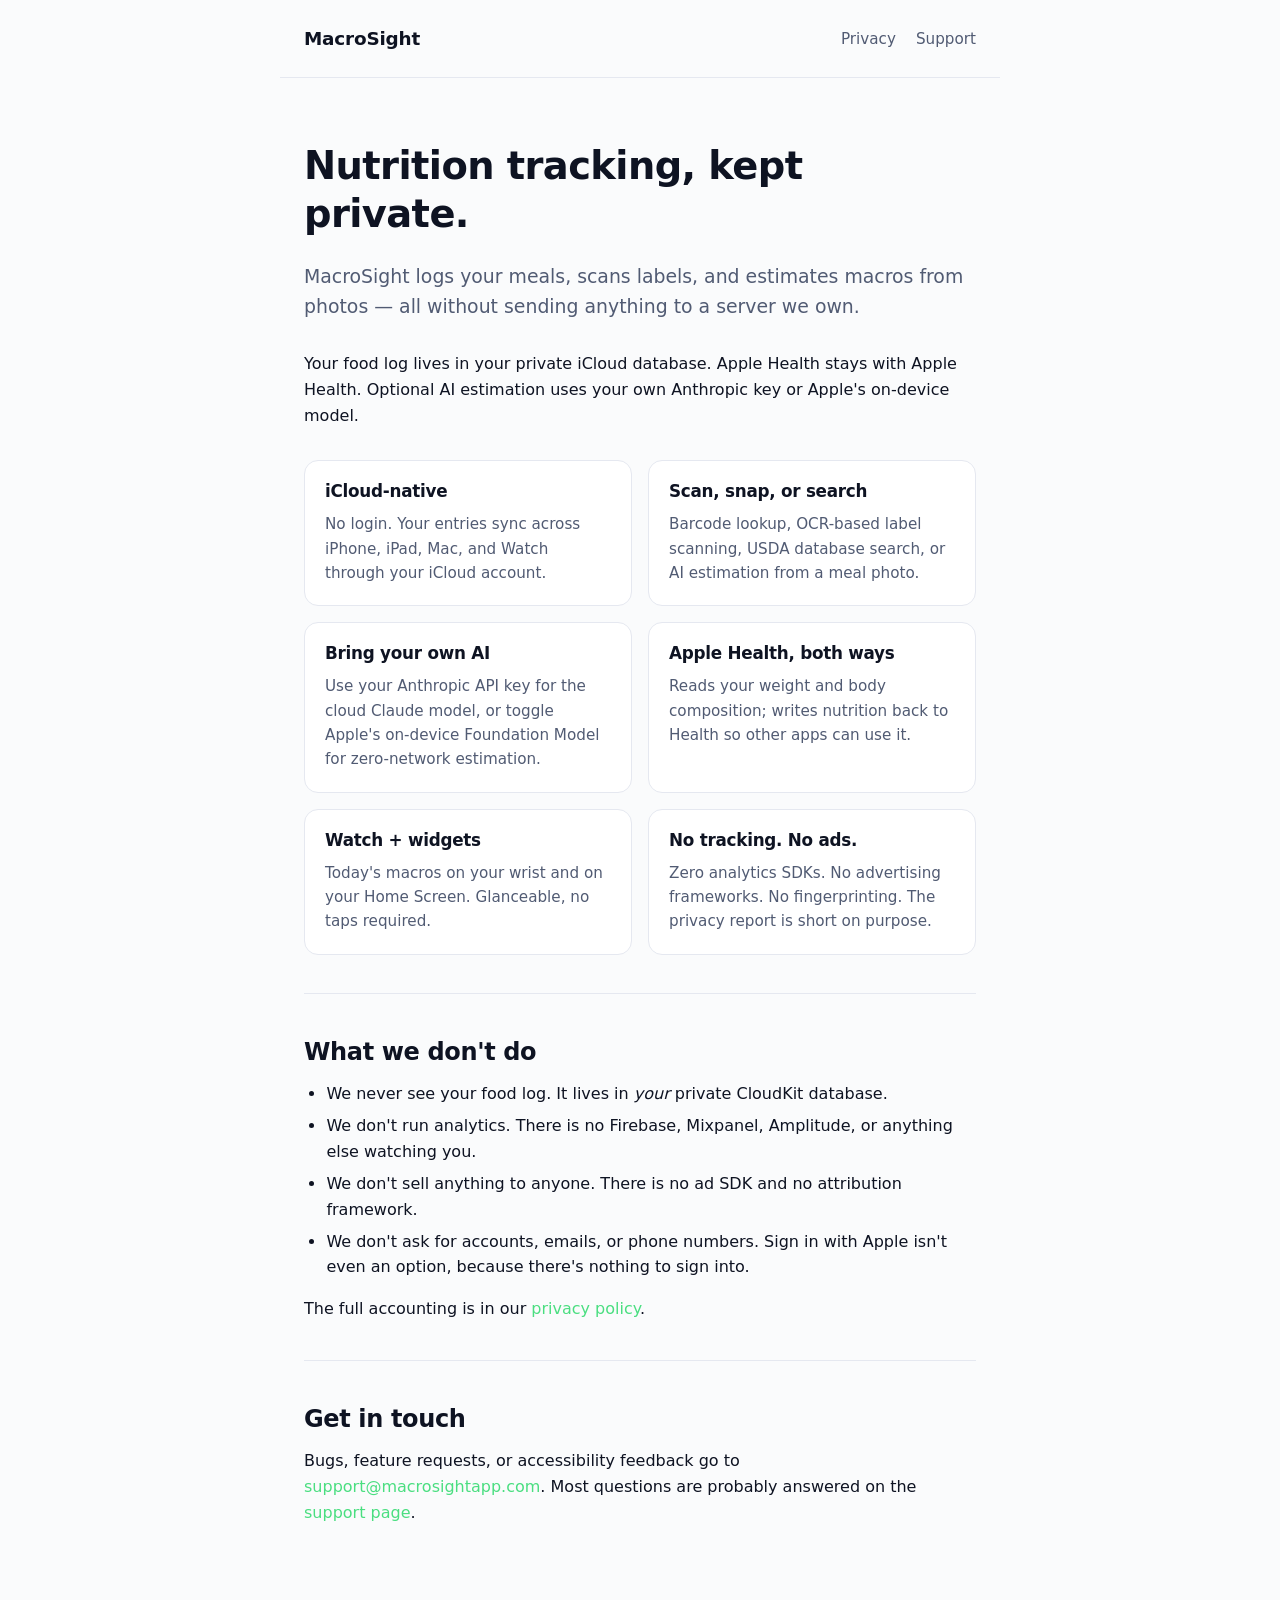
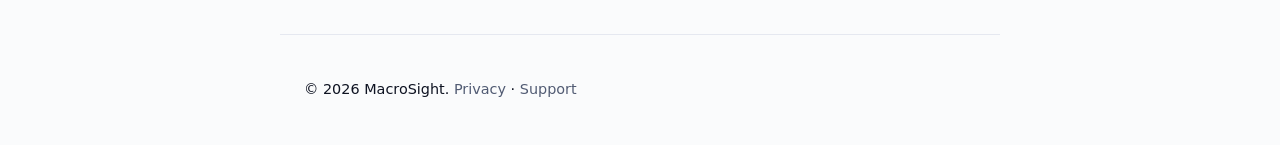
<file: index.html>
<!DOCTYPE html>
<html lang="en">
<head>
  <meta charset="utf-8">
  <meta name="viewport" content="width=device-width, initial-scale=1">
  <title>MacroSight — Nutrition tracking that respects your privacy</title>
  <meta name="description" content="MacroSight is a private, AI-assisted nutrition tracker for iPhone, iPad, Mac, and Apple Watch. Your data stays in your iCloud account.">
  <link rel="canonical" href="https://macrosightapp.github.io/">
  <link rel="stylesheet" href="style.css">
  <meta name="theme-color" content="#0a0e1a">
  <meta property="og:title" content="MacroSight">
  <meta property="og:description" content="Private, AI-assisted nutrition tracking for Apple devices.">
  <meta property="og:type" content="website">
  <meta property="og:url" content="https://macrosightapp.github.io/">
</head>
<body>
  <header class="site">
    <a href="/" class="brand">MacroSight</a>
    <nav>
      <a href="/privacy.html">Privacy</a>
      <a href="/support.html">Support</a>
    </nav>
  </header>

  <main>
    <h1>Nutrition tracking, kept private.</h1>
    <p class="lede">MacroSight logs your meals, scans labels, and estimates macros from photos — all without sending anything to a server we own.</p>

    <p>Your food log lives in your private iCloud database. Apple Health stays with Apple Health. Optional AI estimation uses your own Anthropic key or Apple's on-device model.</p>

    <div class="feature-grid" role="list">
      <div class="feature" role="listitem">
        <h3>iCloud-native</h3>
        <p>No login. Your entries sync across iPhone, iPad, Mac, and Watch through your iCloud account.</p>
      </div>
      <div class="feature" role="listitem">
        <h3>Scan, snap, or search</h3>
        <p>Barcode lookup, OCR-based label scanning, USDA database search, or AI estimation from a meal photo.</p>
      </div>
      <div class="feature" role="listitem">
        <h3>Bring your own AI</h3>
        <p>Use your Anthropic API key for the cloud Claude model, or toggle Apple's on-device Foundation Model for zero-network estimation.</p>
      </div>
      <div class="feature" role="listitem">
        <h3>Apple Health, both ways</h3>
        <p>Reads your weight and body composition; writes nutrition back to Health so other apps can use it.</p>
      </div>
      <div class="feature" role="listitem">
        <h3>Watch + widgets</h3>
        <p>Today's macros on your wrist and on your Home Screen. Glanceable, no taps required.</p>
      </div>
      <div class="feature" role="listitem">
        <h3>No tracking. No ads.</h3>
        <p>Zero analytics SDKs. No advertising frameworks. No fingerprinting. The privacy report is short on purpose.</p>
      </div>
    </div>

    <hr>

    <h2>What we don't do</h2>
    <ul>
      <li>We never see your food log. It lives in <em>your</em> private CloudKit database.</li>
      <li>We don't run analytics. There is no Firebase, Mixpanel, Amplitude, or anything else watching you.</li>
      <li>We don't sell anything to anyone. There is no ad SDK and no attribution framework.</li>
      <li>We don't ask for accounts, emails, or phone numbers. Sign in with Apple isn't even an option, because there's nothing to sign into.</li>
    </ul>

    <p>The full accounting is in our <a href="/privacy.html">privacy policy</a>.</p>

    <hr>

    <h2>Get in touch</h2>
    <p>Bugs, feature requests, or accessibility feedback go to <a href="mailto:support@macrosightapp.com">support@macrosightapp.com</a>. Most questions are probably answered on the <a href="/support.html">support page</a>.</p>
  </main>

  <footer>
    <p>&copy; 2026 MacroSight. <a href="/privacy.html">Privacy</a> · <a href="/support.html">Support</a></p>
  </footer>
</body>
</html>
</file>
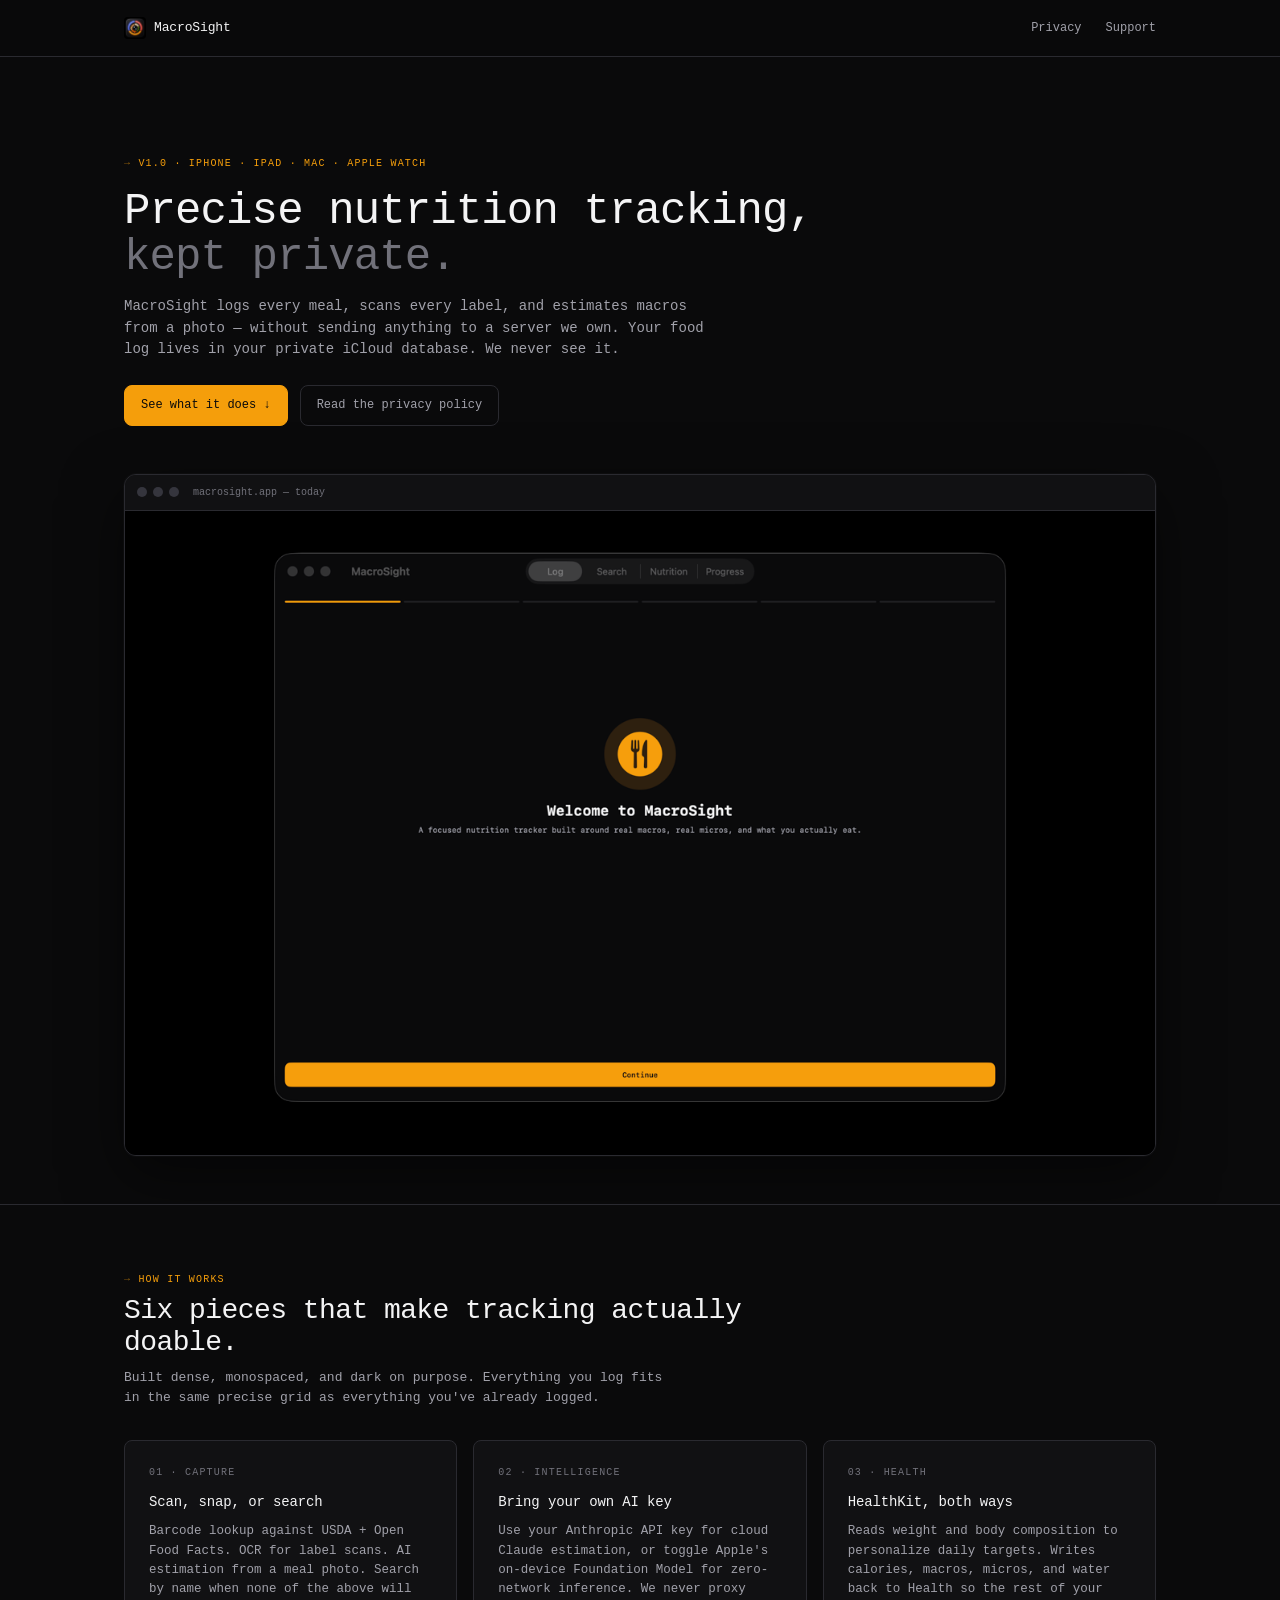
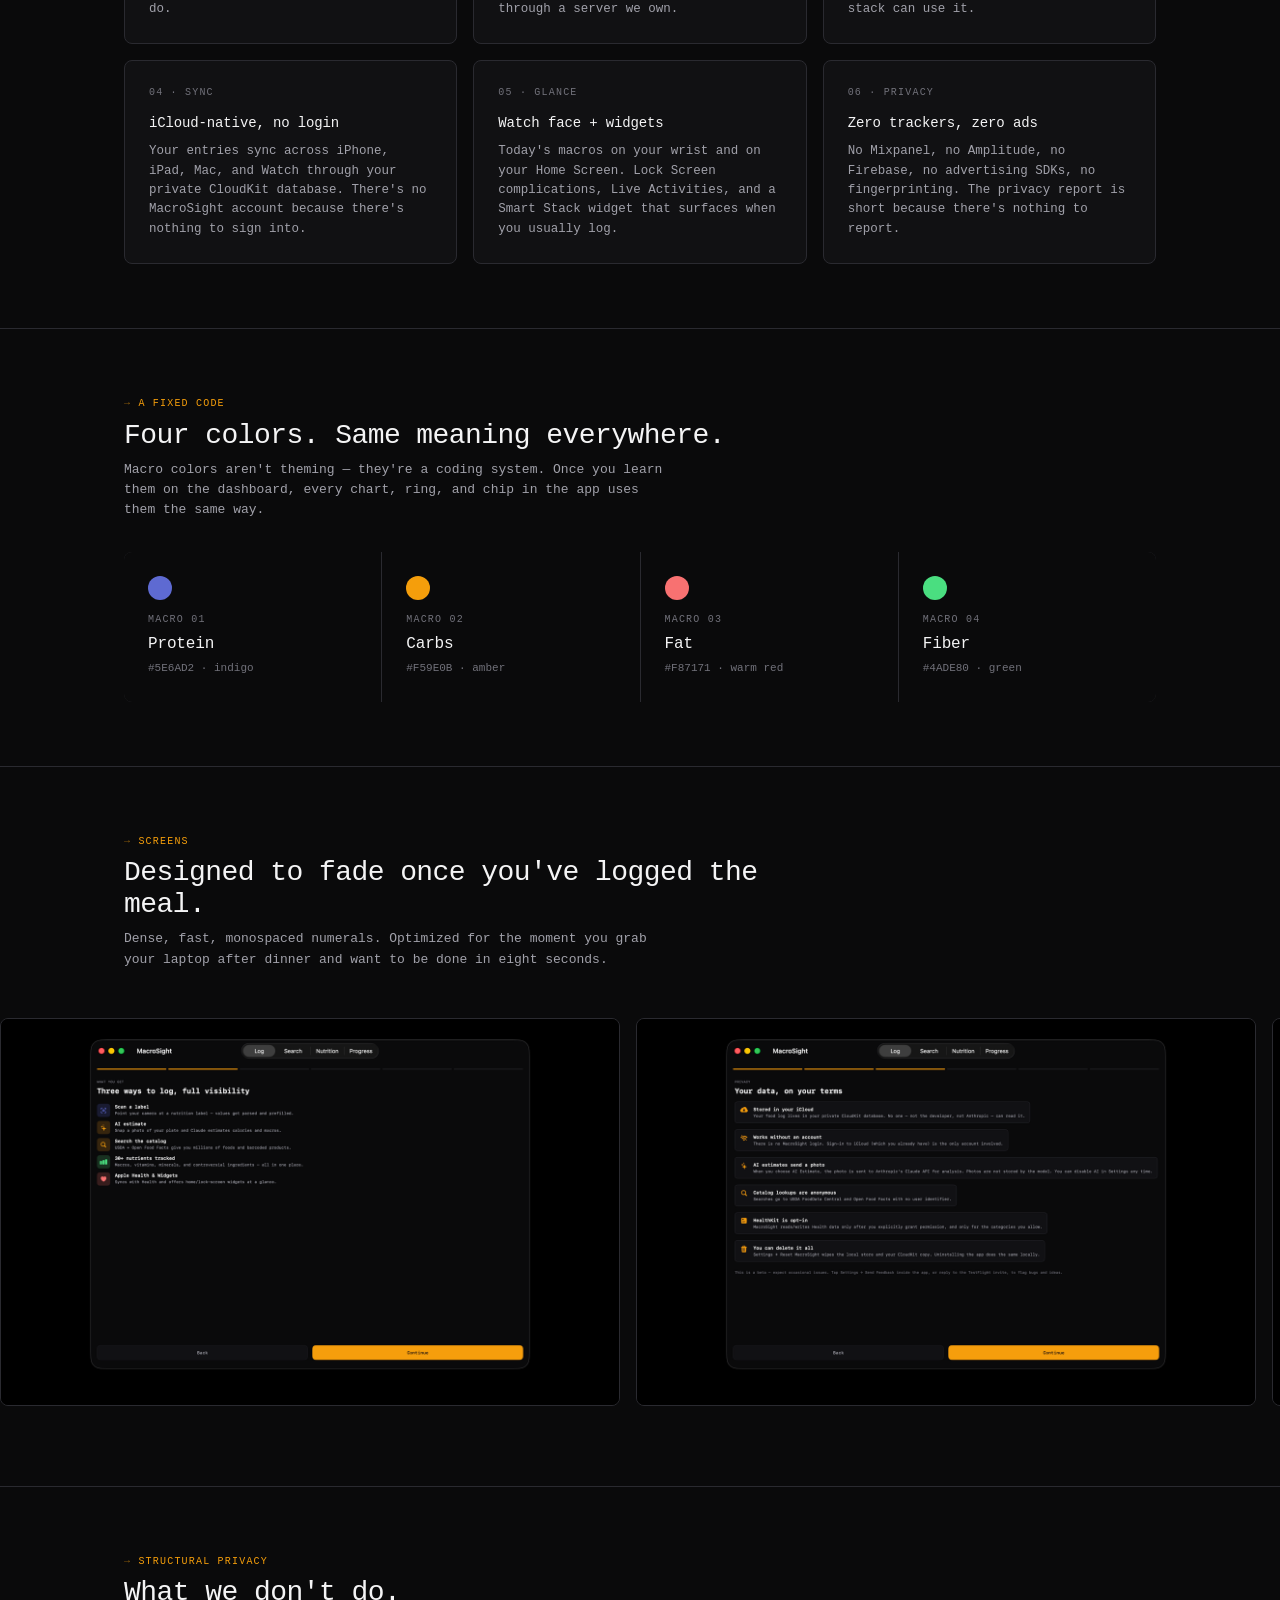
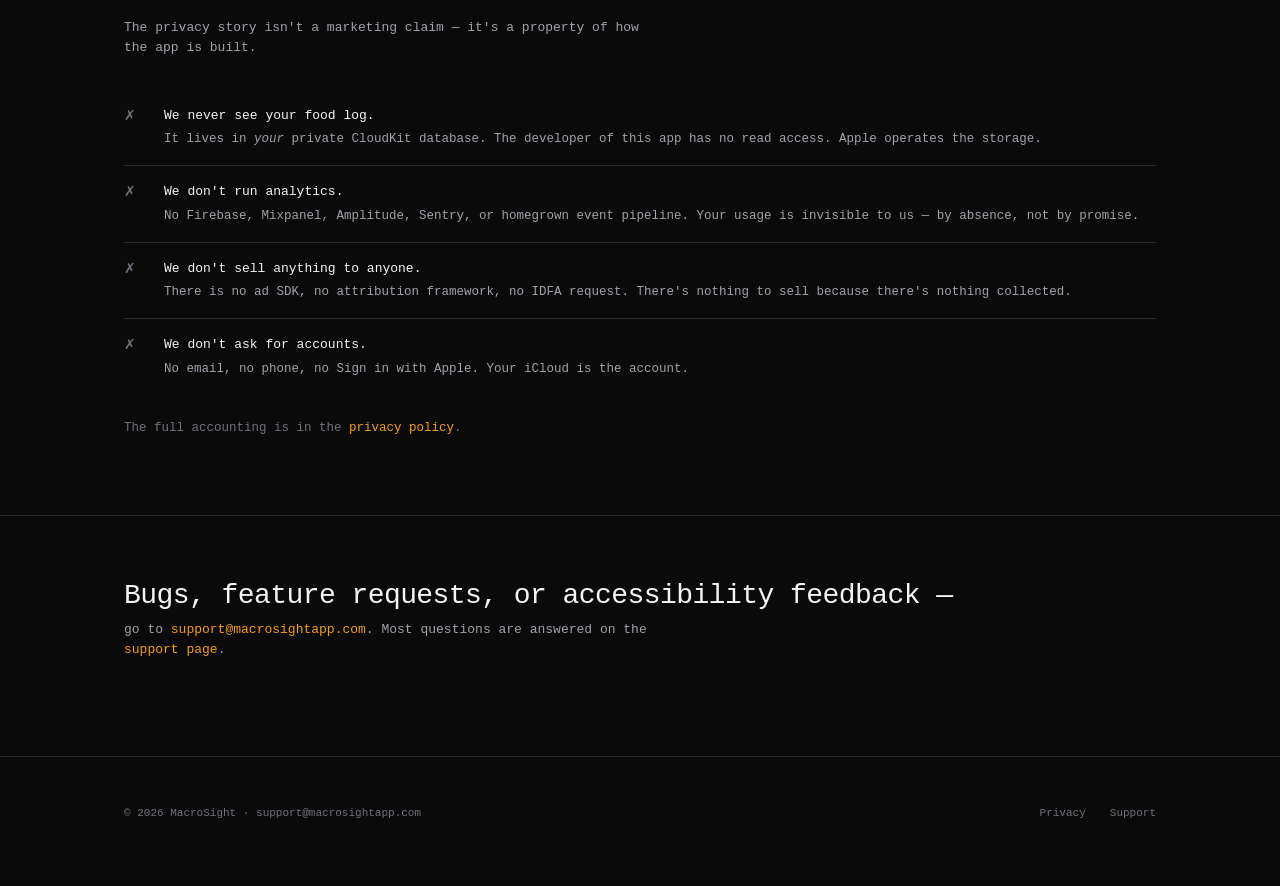
<file: public/index.html>
<!DOCTYPE html>
<html lang="en">
<head>
<meta charset="utf-8">
<meta name="viewport" content="width=device-width, initial-scale=1">
<title>MacroSight — Precise nutrition tracking, kept private.</title>
<meta name="description" content="MacroSight is a private, AI-assisted nutrition tracker for iPhone, iPad, Mac, and Apple Watch. Your food log lives in your iCloud — nowhere else.">
<meta name="theme-color" content="#0A0A0B">
<link rel="canonical" href="https://macrosightapp.com/">
<link rel="icon" type="image/png" href="assets/icon.png">
<meta property="og:title" content="MacroSight — Precise nutrition tracking, kept private.">
<meta property="og:description" content="Private, AI-assisted nutrition tracking for Apple devices.">
<meta property="og:image" content="https://macrosightapp.com/assets/mac-01.png">
<meta property="og:url" content="https://macrosightapp.com/">
<meta property="og:type" content="website">
<meta name="twitter:card" content="summary_large_image">
<link rel="stylesheet" href="style.css">
</head>
<body>

<!-- ===== Header ===== -->
<header class="site-header">
  <div class="wrap">
    <a class="brand" href="/">
      <img src="assets/icon.png" alt="">
      <span>MacroSight</span>
    </a>
    <nav class="nav" aria-label="Main">
      <a href="privacy.html">Privacy</a>
      <a href="support.html">Support</a>
    </nav>
  </div>
</header>

<!-- ===== Hero ===== -->
<section class="hero">
  <div class="wrap">
    <span class="eyebrow">v1.0 · iPhone · iPad · Mac · Apple Watch</span>
    <h1>Precise nutrition tracking,<br><span class="dim">kept private.</span></h1>
    <p class="lede">MacroSight logs every meal, scans every label, and estimates macros from a photo — without sending anything to a server we own. Your food log lives in your private iCloud database. We never see it.</p>
    <div class="cta-row">
      <a class="btn btn-primary" href="#features">See what it does ↓</a>
      <a class="btn btn-ghost" href="privacy.html">Read the privacy policy</a>
    </div>
    <div class="hero-art" aria-label="MacroSight dashboard on macOS">
      <div class="tabbar">
        <span class="dot"></span><span class="dot"></span><span class="dot"></span>
        <span class="label">macrosight.app — today</span>
      </div>
      <img src="assets/mac-01.png" alt="MacroSight today view on macOS showing calorie and macro totals." loading="eager">
    </div>
  </div>
</section>

<!-- ===== Features ===== -->
<section class="section" id="features">
  <div class="wrap">
    <div class="section-head">
      <span class="eyebrow">how it works</span>
      <h2>Six pieces that make tracking actually doable.</h2>
      <p>Built dense, monospaced, and dark on purpose. Everything you log fits in the same precise grid as everything you've already logged.</p>
    </div>

    <div class="feature-grid">
      <article class="feature">
        <div class="index">01 · capture</div>
        <h3>Scan, snap, or search</h3>
        <p>Barcode lookup against USDA + Open Food Facts. OCR for label scans. AI estimation from a meal photo. Search by name when none of the above will do.</p>
      </article>

      <article class="feature">
        <div class="index">02 · intelligence</div>
        <h3>Bring your own AI key</h3>
        <p>Use your Anthropic API key for cloud Claude estimation, or toggle Apple's on-device Foundation Model for zero-network inference. We never proxy through a server we own.</p>
      </article>

      <article class="feature">
        <div class="index">03 · health</div>
        <h3>HealthKit, both ways</h3>
        <p>Reads weight and body composition to personalize daily targets. Writes calories, macros, micros, and water back to Health so the rest of your stack can use it.</p>
      </article>

      <article class="feature">
        <div class="index">04 · sync</div>
        <h3>iCloud-native, no login</h3>
        <p>Your entries sync across iPhone, iPad, Mac, and Watch through your private CloudKit database. There's no MacroSight account because there's nothing to sign into.</p>
      </article>

      <article class="feature">
        <div class="index">05 · glance</div>
        <h3>Watch face + widgets</h3>
        <p>Today's macros on your wrist and on your Home Screen. Lock Screen complications, Live Activities, and a Smart Stack widget that surfaces when you usually log.</p>
      </article>

      <article class="feature">
        <div class="index">06 · privacy</div>
        <h3>Zero trackers, zero ads</h3>
        <p>No Mixpanel, no Amplitude, no Firebase, no advertising SDKs, no fingerprinting. The privacy report is short because there's nothing to report.</p>
      </article>
    </div>
  </div>
</section>

<!-- ===== Macro coding system ===== -->
<section class="section">
  <div class="wrap">
    <div class="section-head">
      <span class="eyebrow">a fixed code</span>
      <h2>Four colors. Same meaning everywhere.</h2>
      <p>Macro colors aren't theming — they're a coding system. Once you learn them on the dashboard, every chart, ring, and chip in the app uses them the same way.</p>
    </div>

    <div class="macros-grid">
      <div class="macro">
        <div class="swatch protein"></div>
        <div class="label">macro 01</div>
        <div class="name">Protein</div>
        <div class="hex">#5E6AD2 · indigo</div>
      </div>
      <div class="macro">
        <div class="swatch carbs"></div>
        <div class="label">macro 02</div>
        <div class="name">Carbs</div>
        <div class="hex">#F59E0B · amber</div>
      </div>
      <div class="macro">
        <div class="swatch fat"></div>
        <div class="label">macro 03</div>
        <div class="name">Fat</div>
        <div class="hex">#F87171 · warm red</div>
      </div>
      <div class="macro">
        <div class="swatch fiber"></div>
        <div class="label">macro 04</div>
        <div class="name">Fiber</div>
        <div class="hex">#4ADE80 · green</div>
      </div>
    </div>
  </div>
</section>

<!-- ===== Screenshot strip ===== -->
<section class="section">
  <div class="wrap">
    <div class="section-head">
      <span class="eyebrow">screens</span>
      <h2>Designed to fade once you've logged the meal.</h2>
      <p>Dense, fast, monospaced numerals. Optimized for the moment you grab your laptop after dinner and want to be done in eight seconds.</p>
    </div>
  </div>
  <div class="shots-strip" aria-label="App screenshots">
    <div class="shot"><img loading="lazy" src="assets/mac-02.png" alt="Meal detail with macro breakdown."></div>
    <div class="shot"><img loading="lazy" src="assets/mac-03.png" alt="Weekly nutrition trends."></div>
    <div class="shot"><img loading="lazy" src="assets/mac-04.png" alt="AI estimation flow from a meal photo."></div>
    <div class="shot"><img loading="lazy" src="assets/mac-05.png" alt="Macro targets and goals."></div>
    <div class="shot"><img loading="lazy" src="assets/mac-06.png" alt="Settings — AI provider and HealthKit."></div>
    <div class="shot"><img loading="lazy" src="assets/mac-07.png" alt="Focus mode showing today's macros at a glance."></div>
  </div>
</section>

<!-- ===== What we don't ===== -->
<section class="section">
  <div class="wrap">
    <div class="section-head">
      <span class="eyebrow">structural privacy</span>
      <h2>What we don't do.</h2>
      <p>The privacy story isn't a marketing claim — it's a property of how the app is built.</p>
    </div>
    <div class="dont">
      <div class="row"><div class="x"></div><div><strong>We never see your food log.</strong><p>It lives in <em>your</em> private CloudKit database. The developer of this app has no read access. Apple operates the storage.</p></div></div>
      <div class="row"><div class="x"></div><div><strong>We don't run analytics.</strong><p>No Firebase, Mixpanel, Amplitude, Sentry, or homegrown event pipeline. Your usage is invisible to us — by absence, not by promise.</p></div></div>
      <div class="row"><div class="x"></div><div><strong>We don't sell anything to anyone.</strong><p>There is no ad SDK, no attribution framework, no IDFA request. There's nothing to sell because there's nothing collected.</p></div></div>
      <div class="row"><div class="x"></div><div><strong>We don't ask for accounts.</strong><p>No email, no phone, no Sign in with Apple. Your iCloud is the account.</p></div></div>
    </div>
    <p style="margin-top: var(--sp24); color: var(--text3); font-size: 12.5px;">The full accounting is in the <a href="privacy.html">privacy policy</a>.</p>
  </div>
</section>

<!-- ===== Final CTA ===== -->
<section class="section">
  <div class="wrap">
    <div class="section-head" style="text-align: left; max-width: none;">
      <h2 style="max-width: none;">Bugs, feature requests, or accessibility feedback —</h2>
      <p>go to <a href="mailto:support@macrosightapp.com">support@macrosightapp.com</a>. Most questions are answered on the <a href="support.html">support page</a>.</p>
    </div>
  </div>
</section>

<!-- ===== Footer ===== -->
<footer class="site-footer">
  <div class="wrap">
    <div>© 2026 MacroSight · <a href="mailto:support@macrosightapp.com">support@macrosightapp.com</a></div>
    <div class="footer-links">
      <a href="privacy.html">Privacy</a>
      <a href="support.html">Support</a>
    </div>
  </div>
</footer>

</body>
</html>
</file>
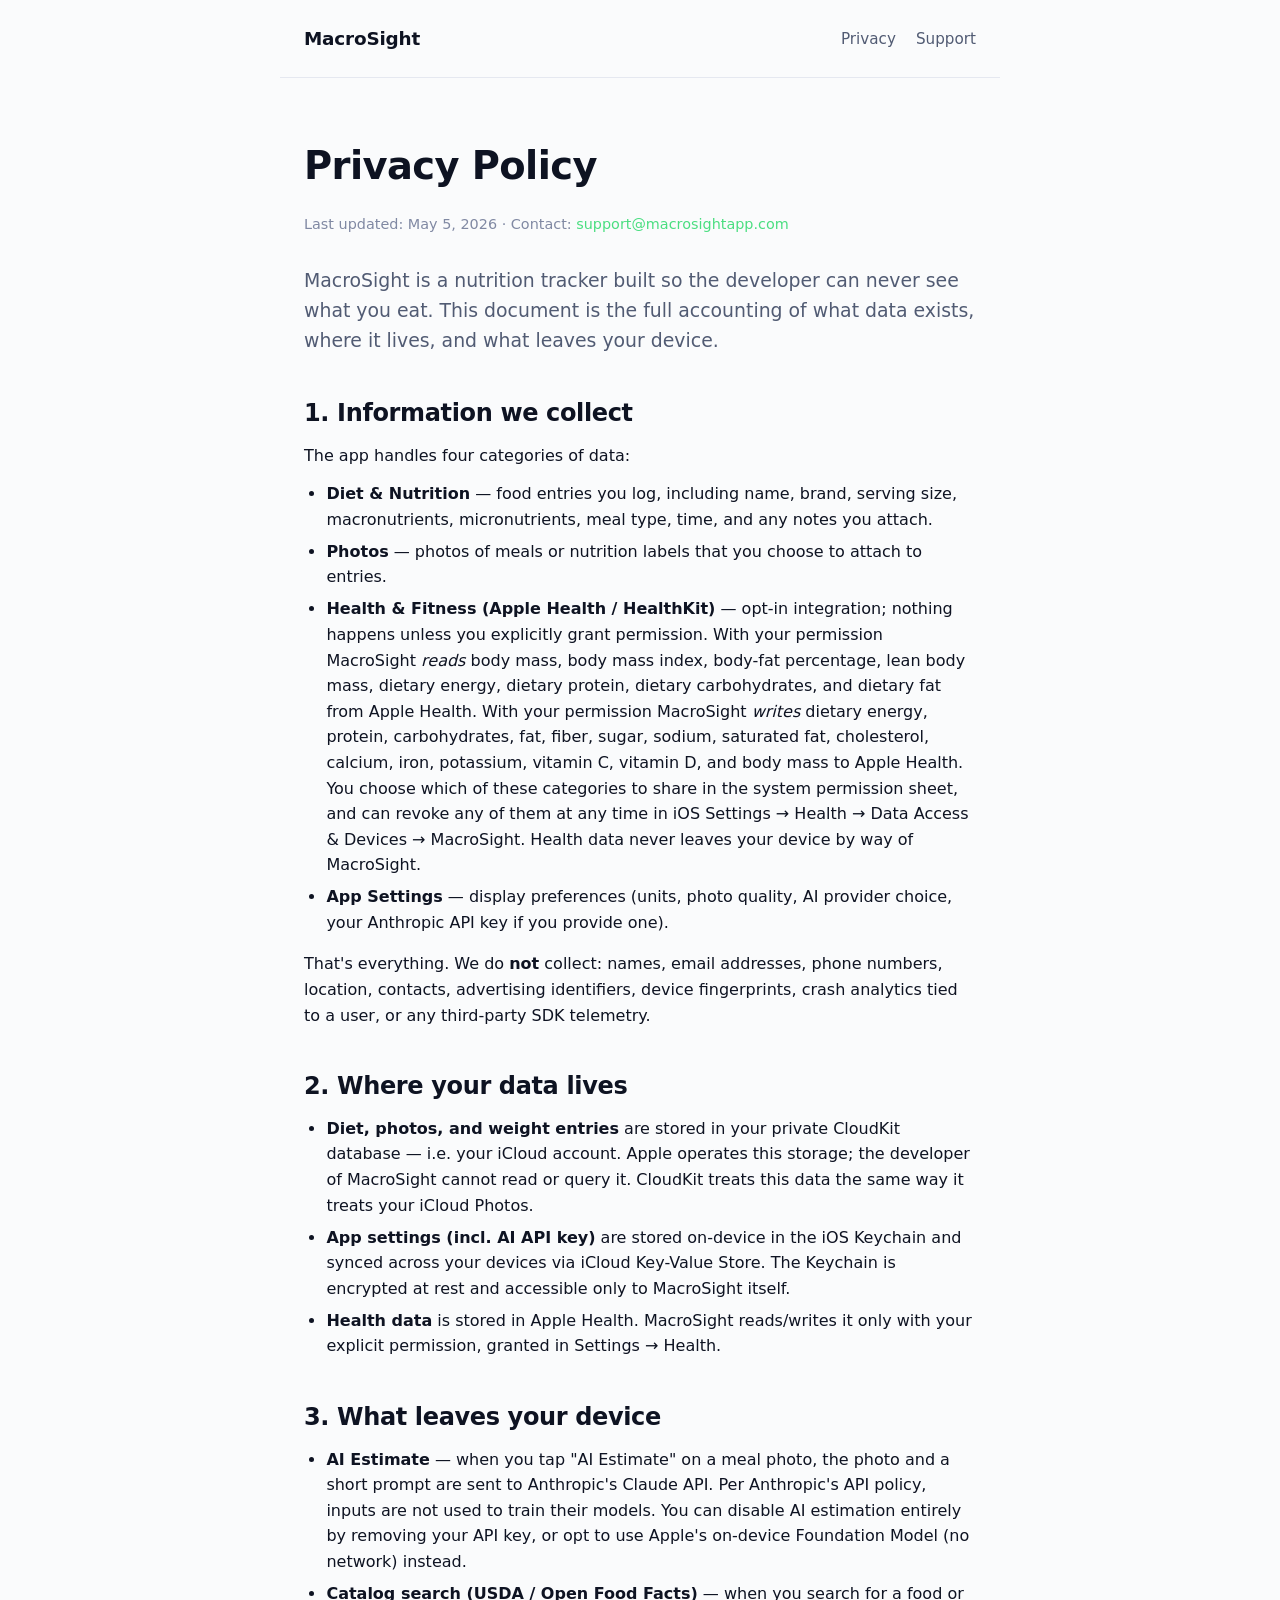
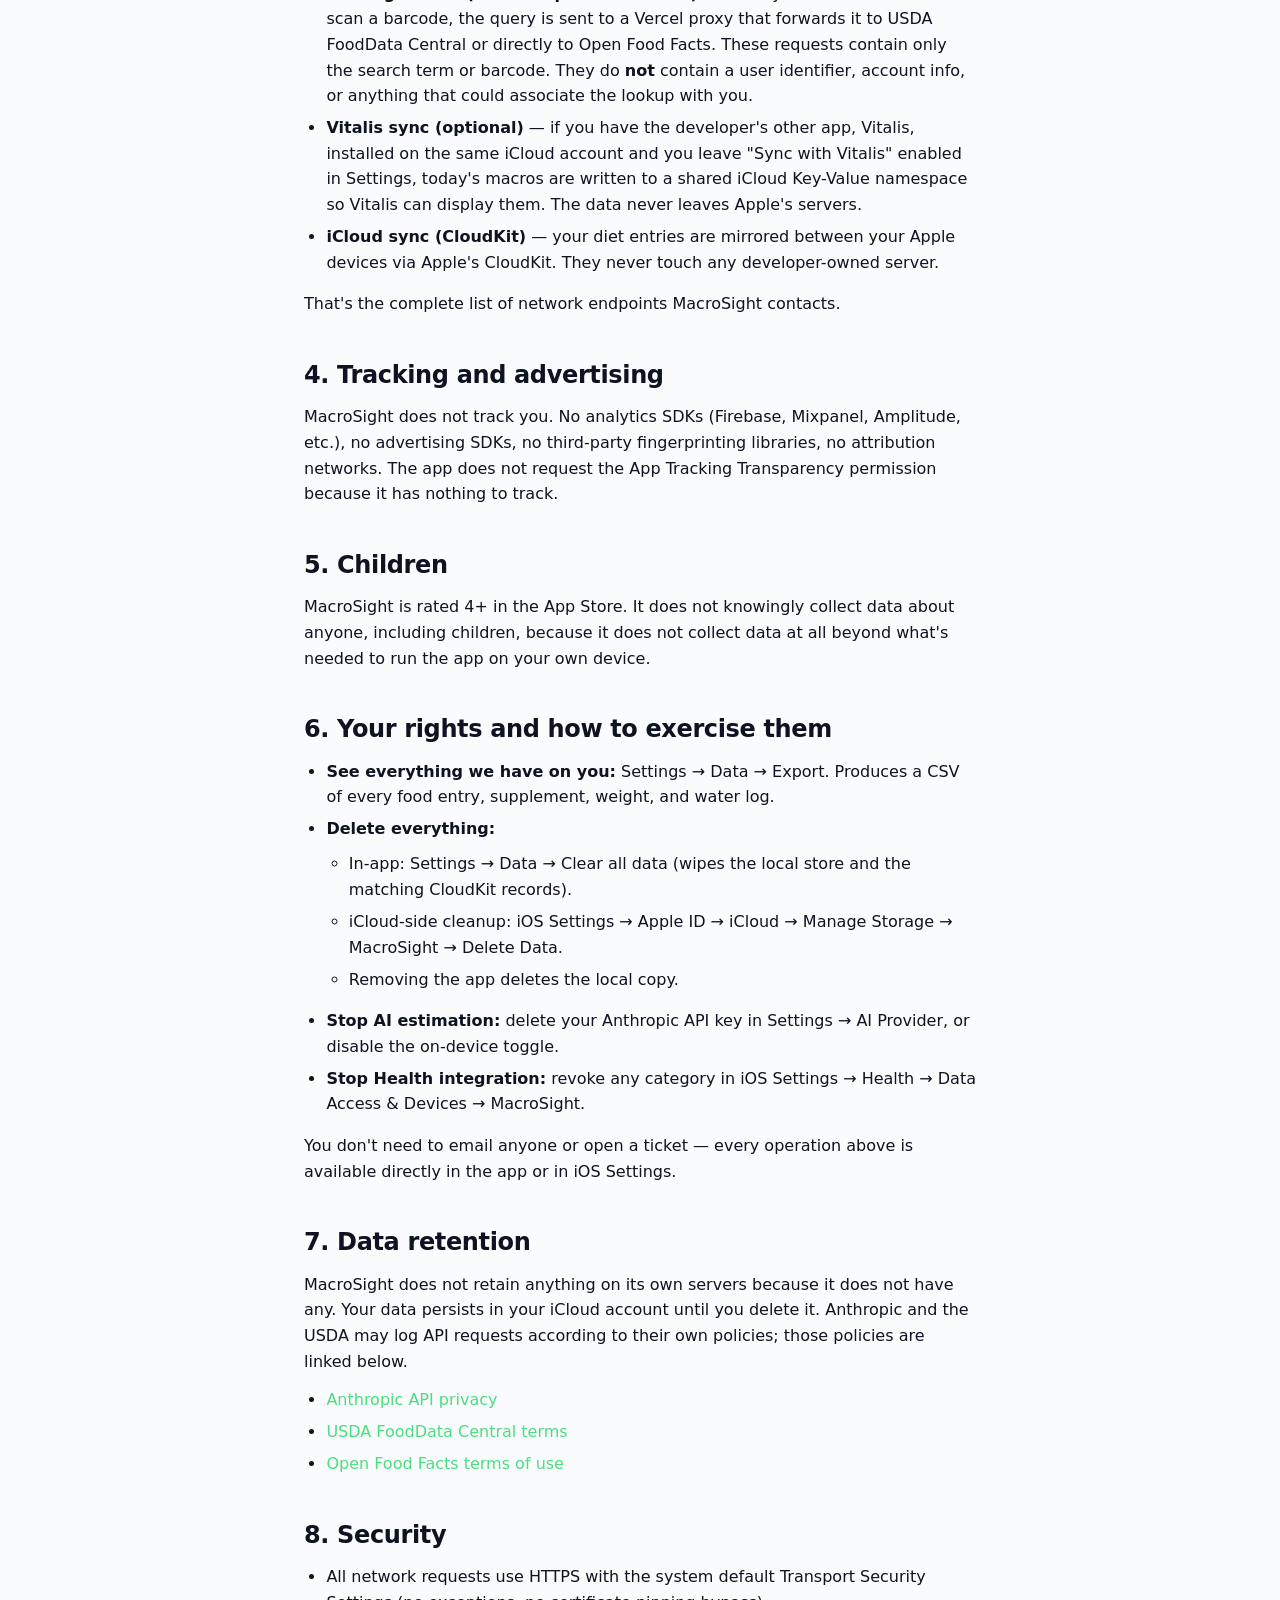
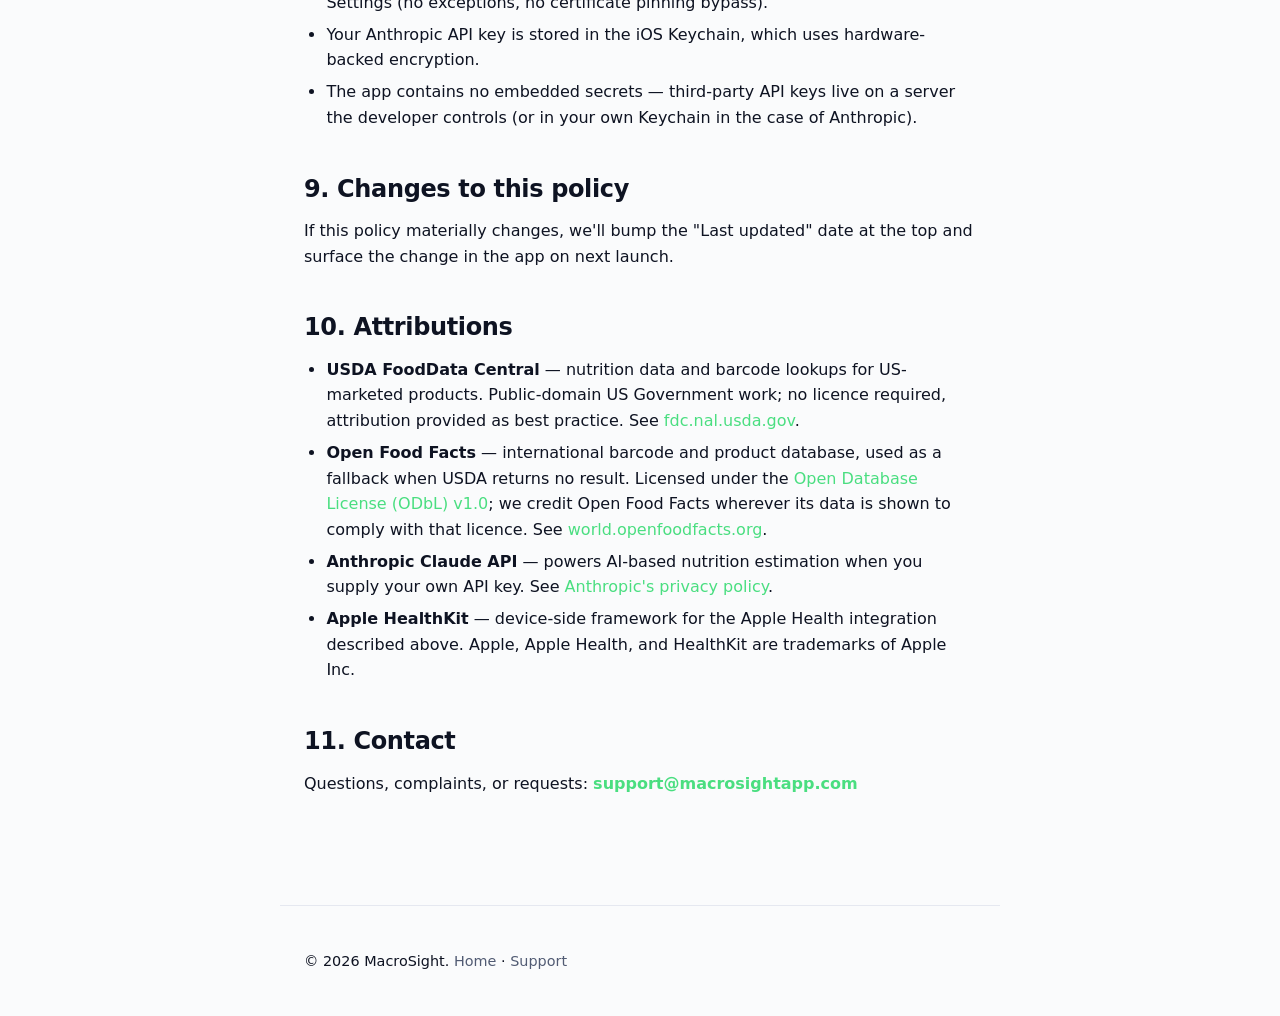
<file: privacy.html>
<!DOCTYPE html>
<html lang="en">
<head>
  <meta charset="utf-8">
  <meta name="viewport" content="width=device-width, initial-scale=1">
  <title>Privacy Policy — MacroSight</title>
  <meta name="description" content="MacroSight's full privacy policy. What we collect (almost nothing), where it lives (your iCloud), and what leaves your device.">
  <link rel="canonical" href="https://macrosightapp.github.io/privacy.html">
  <link rel="stylesheet" href="style.css">
  <meta name="theme-color" content="#0a0e1a">
</head>
<body>
  <header class="site">
    <a href="/" class="brand">MacroSight</a>
    <nav>
      <a href="/privacy.html" aria-current="page">Privacy</a>
      <a href="/support.html">Support</a>
    </nav>
  </header>

  <main>
    <h1>Privacy Policy</h1>
    <p class="meta">Last updated: May 5, 2026 · Contact: <a href="mailto:support@macrosightapp.com">support@macrosightapp.com</a></p>

    <p class="lede">MacroSight is a nutrition tracker built so the developer can never see what you eat. This document is the full accounting of what data exists, where it lives, and what leaves your device.</p>

    <h2>1. Information we collect</h2>
    <p>The app handles four categories of data:</p>
    <ul>
      <li><strong>Diet &amp; Nutrition</strong> — food entries you log, including name, brand, serving size, macronutrients, micronutrients, meal type, time, and any notes you attach.</li>
      <li><strong>Photos</strong> — photos of meals or nutrition labels that you choose to attach to entries.</li>
      <li><strong>Health &amp; Fitness (Apple Health / HealthKit)</strong> — opt-in integration; nothing happens unless you explicitly grant permission. With your permission MacroSight <em>reads</em> body mass, body mass index, body-fat percentage, lean body mass, dietary energy, dietary protein, dietary carbohydrates, and dietary fat from Apple Health. With your permission MacroSight <em>writes</em> dietary energy, protein, carbohydrates, fat, fiber, sugar, sodium, saturated fat, cholesterol, calcium, iron, potassium, vitamin C, vitamin D, and body mass to Apple Health. You choose which of these categories to share in the system permission sheet, and can revoke any of them at any time in iOS Settings &rarr; Health &rarr; Data Access &amp; Devices &rarr; MacroSight. Health data never leaves your device by way of MacroSight.</li>
      <li><strong>App Settings</strong> — display preferences (units, photo quality, AI provider choice, your Anthropic API key if you provide one).</li>
    </ul>
    <p>That's everything. We do <strong>not</strong> collect: names, email addresses, phone numbers, location, contacts, advertising identifiers, device fingerprints, crash analytics tied to a user, or any third-party SDK telemetry.</p>

    <h2>2. Where your data lives</h2>
    <ul>
      <li><strong>Diet, photos, and weight entries</strong> are stored in your private CloudKit database — i.e. your iCloud account. Apple operates this storage; the developer of MacroSight cannot read or query it. CloudKit treats this data the same way it treats your iCloud Photos.</li>
      <li><strong>App settings (incl. AI API key)</strong> are stored on-device in the iOS Keychain and synced across your devices via iCloud Key-Value Store. The Keychain is encrypted at rest and accessible only to MacroSight itself.</li>
      <li><strong>Health data</strong> is stored in Apple Health. MacroSight reads/writes it only with your explicit permission, granted in Settings → Health.</li>
    </ul>

    <h2>3. What leaves your device</h2>
    <ul>
      <li><strong>AI Estimate</strong> — when you tap "AI Estimate" on a meal photo, the photo and a short prompt are sent to Anthropic's Claude API. Per Anthropic's API policy, inputs are not used to train their models. You can disable AI estimation entirely by removing your API key, or opt to use Apple's on-device Foundation Model (no network) instead.</li>
      <li><strong>Catalog search (USDA / Open Food Facts)</strong> — when you search for a food or scan a barcode, the query is sent to a Vercel proxy that forwards it to USDA FoodData Central or directly to Open Food Facts. These requests contain only the search term or barcode. They do <strong>not</strong> contain a user identifier, account info, or anything that could associate the lookup with you.</li>
      <li><strong>Vitalis sync (optional)</strong> — if you have the developer's other app, Vitalis, installed on the same iCloud account and you leave "Sync with Vitalis" enabled in Settings, today's macros are written to a shared iCloud Key-Value namespace so Vitalis can display them. The data never leaves Apple's servers.</li>
      <li><strong>iCloud sync (CloudKit)</strong> — your diet entries are mirrored between your Apple devices via Apple's CloudKit. They never touch any developer-owned server.</li>
    </ul>
    <p>That's the complete list of network endpoints MacroSight contacts.</p>

    <h2>4. Tracking and advertising</h2>
    <p>MacroSight does not track you. No analytics SDKs (Firebase, Mixpanel, Amplitude, etc.), no advertising SDKs, no third-party fingerprinting libraries, no attribution networks. The app does not request the App Tracking Transparency permission because it has nothing to track.</p>

    <h2>5. Children</h2>
    <p>MacroSight is rated 4+ in the App Store. It does not knowingly collect data about anyone, including children, because it does not collect data at all beyond what's needed to run the app on your own device.</p>

    <h2>6. Your rights and how to exercise them</h2>
    <ul>
      <li><strong>See everything we have on you:</strong> Settings → Data → Export. Produces a CSV of every food entry, supplement, weight, and water log.</li>
      <li><strong>Delete everything:</strong>
        <ul>
          <li>In-app: Settings → Data → Clear all data (wipes the local store and the matching CloudKit records).</li>
          <li>iCloud-side cleanup: iOS Settings → Apple ID → iCloud → Manage Storage → MacroSight → Delete Data.</li>
          <li>Removing the app deletes the local copy.</li>
        </ul>
      </li>
      <li><strong>Stop AI estimation:</strong> delete your Anthropic API key in Settings → AI Provider, or disable the on-device toggle.</li>
      <li><strong>Stop Health integration:</strong> revoke any category in iOS Settings → Health → Data Access &amp; Devices → MacroSight.</li>
    </ul>
    <p>You don't need to email anyone or open a ticket — every operation above is available directly in the app or in iOS Settings.</p>

    <h2>7. Data retention</h2>
    <p>MacroSight does not retain anything on its own servers because it does not have any. Your data persists in your iCloud account until you delete it. Anthropic and the USDA may log API requests according to their own policies; those policies are linked below.</p>
    <ul>
      <li><a href="https://www.anthropic.com/legal/privacy">Anthropic API privacy</a></li>
      <li><a href="https://fdc.nal.usda.gov/api-guide">USDA FoodData Central terms</a></li>
      <li><a href="https://world.openfoodfacts.org/terms-of-use">Open Food Facts terms of use</a></li>
    </ul>

    <h2>8. Security</h2>
    <ul>
      <li>All network requests use HTTPS with the system default Transport Security Settings (no exceptions, no certificate pinning bypass).</li>
      <li>Your Anthropic API key is stored in the iOS Keychain, which uses hardware-backed encryption.</li>
      <li>The app contains no embedded secrets — third-party API keys live on a server the developer controls (or in your own Keychain in the case of Anthropic).</li>
    </ul>

    <h2>9. Changes to this policy</h2>
    <p>If this policy materially changes, we'll bump the "Last updated" date at the top and surface the change in the app on next launch.</p>

    <h2>10. Attributions</h2>
    <ul>
      <li><strong>USDA FoodData Central</strong> &mdash; nutrition data and barcode lookups for US-marketed products. Public-domain US Government work; no licence required, attribution provided as best practice. See <a href="https://fdc.nal.usda.gov/">fdc.nal.usda.gov</a>.</li>
      <li><strong>Open Food Facts</strong> &mdash; international barcode and product database, used as a fallback when USDA returns no result. Licensed under the <a href="https://opendatacommons.org/licenses/odbl/1-0/">Open Database License (ODbL) v1.0</a>; we credit Open Food Facts wherever its data is shown to comply with that licence. See <a href="https://world.openfoodfacts.org/">world.openfoodfacts.org</a>.</li>
      <li><strong>Anthropic Claude API</strong> &mdash; powers AI-based nutrition estimation when you supply your own API key. See <a href="https://www.anthropic.com/legal/privacy">Anthropic's privacy policy</a>.</li>
      <li><strong>Apple HealthKit</strong> &mdash; device-side framework for the Apple Health integration described above. Apple, Apple Health, and HealthKit are trademarks of Apple Inc.</li>
    </ul>

    <h2>11. Contact</h2>
    <p>Questions, complaints, or requests: <a href="mailto:support@macrosightapp.com"><strong>support@macrosightapp.com</strong></a></p>
  </main>

  <footer>
    <p>&copy; 2026 MacroSight. <a href="/">Home</a> · <a href="/support.html">Support</a></p>
  </footer>
</body>
</html>
</file>
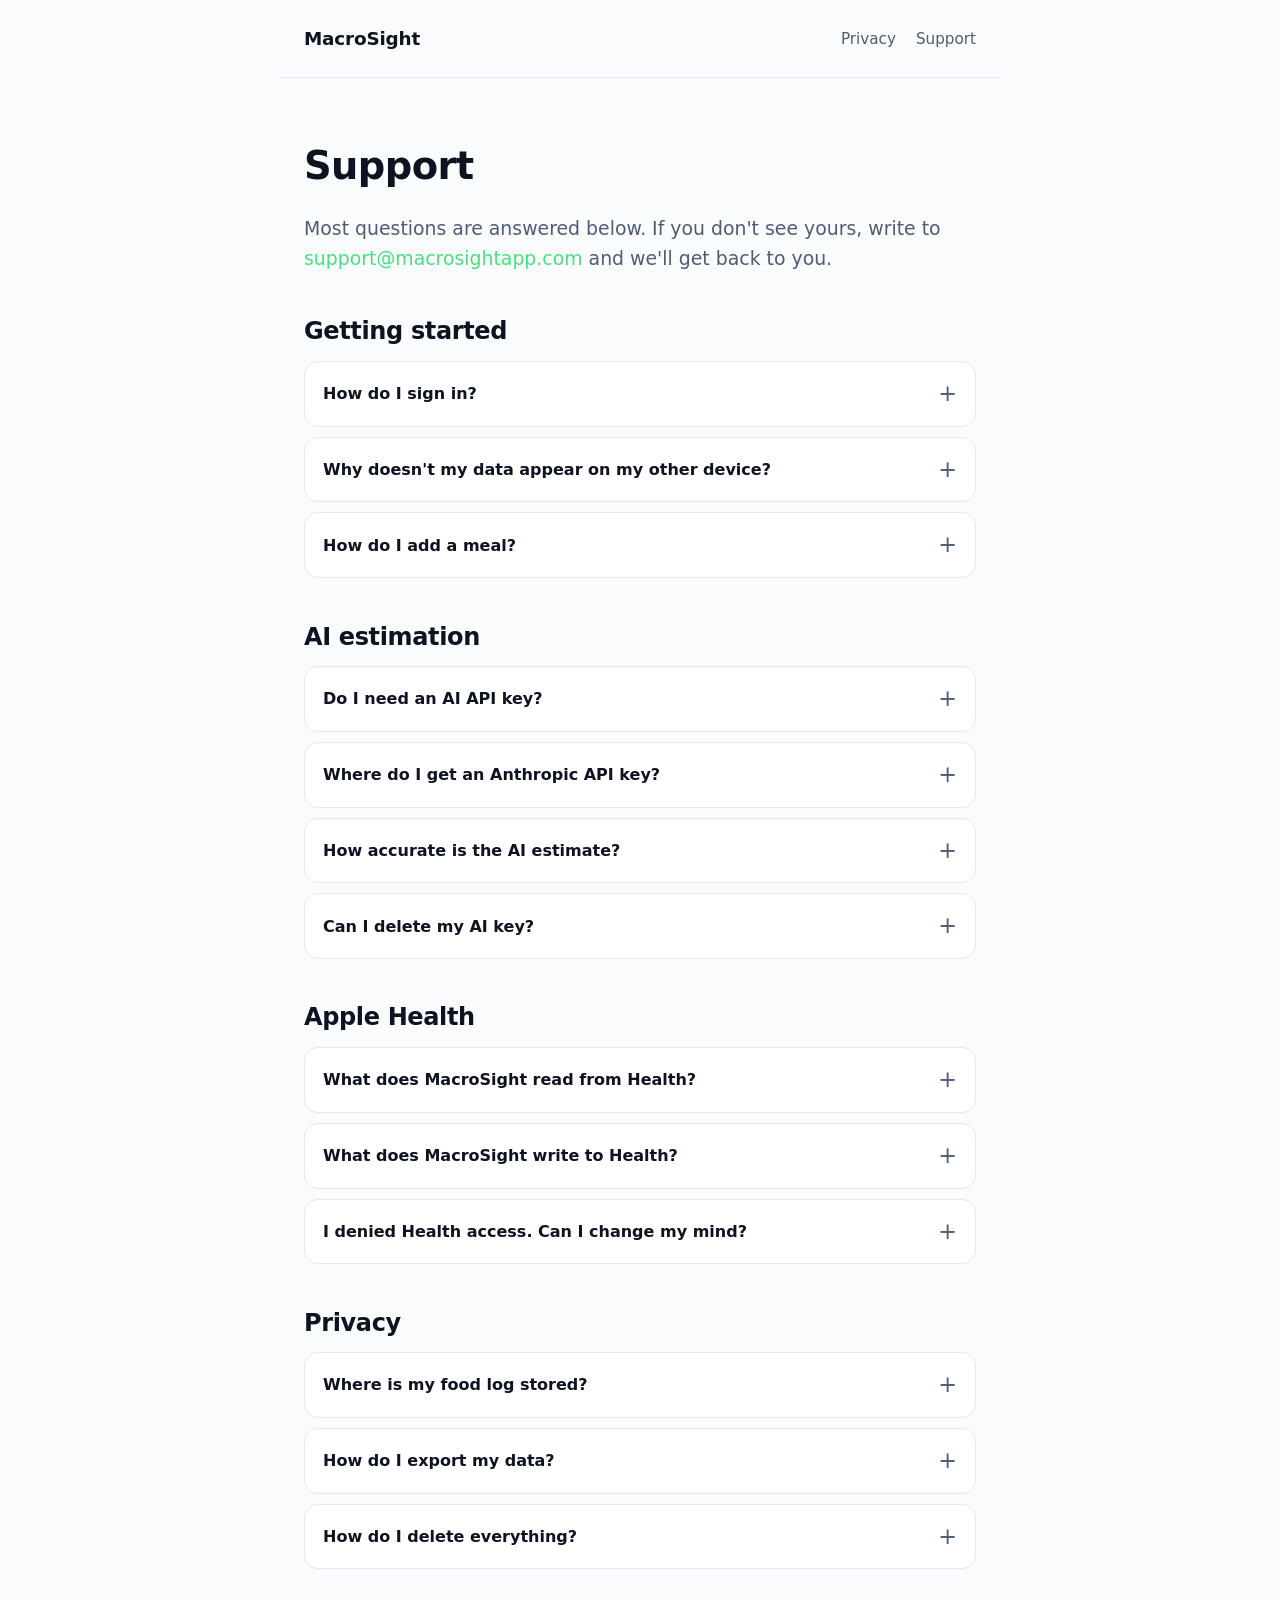
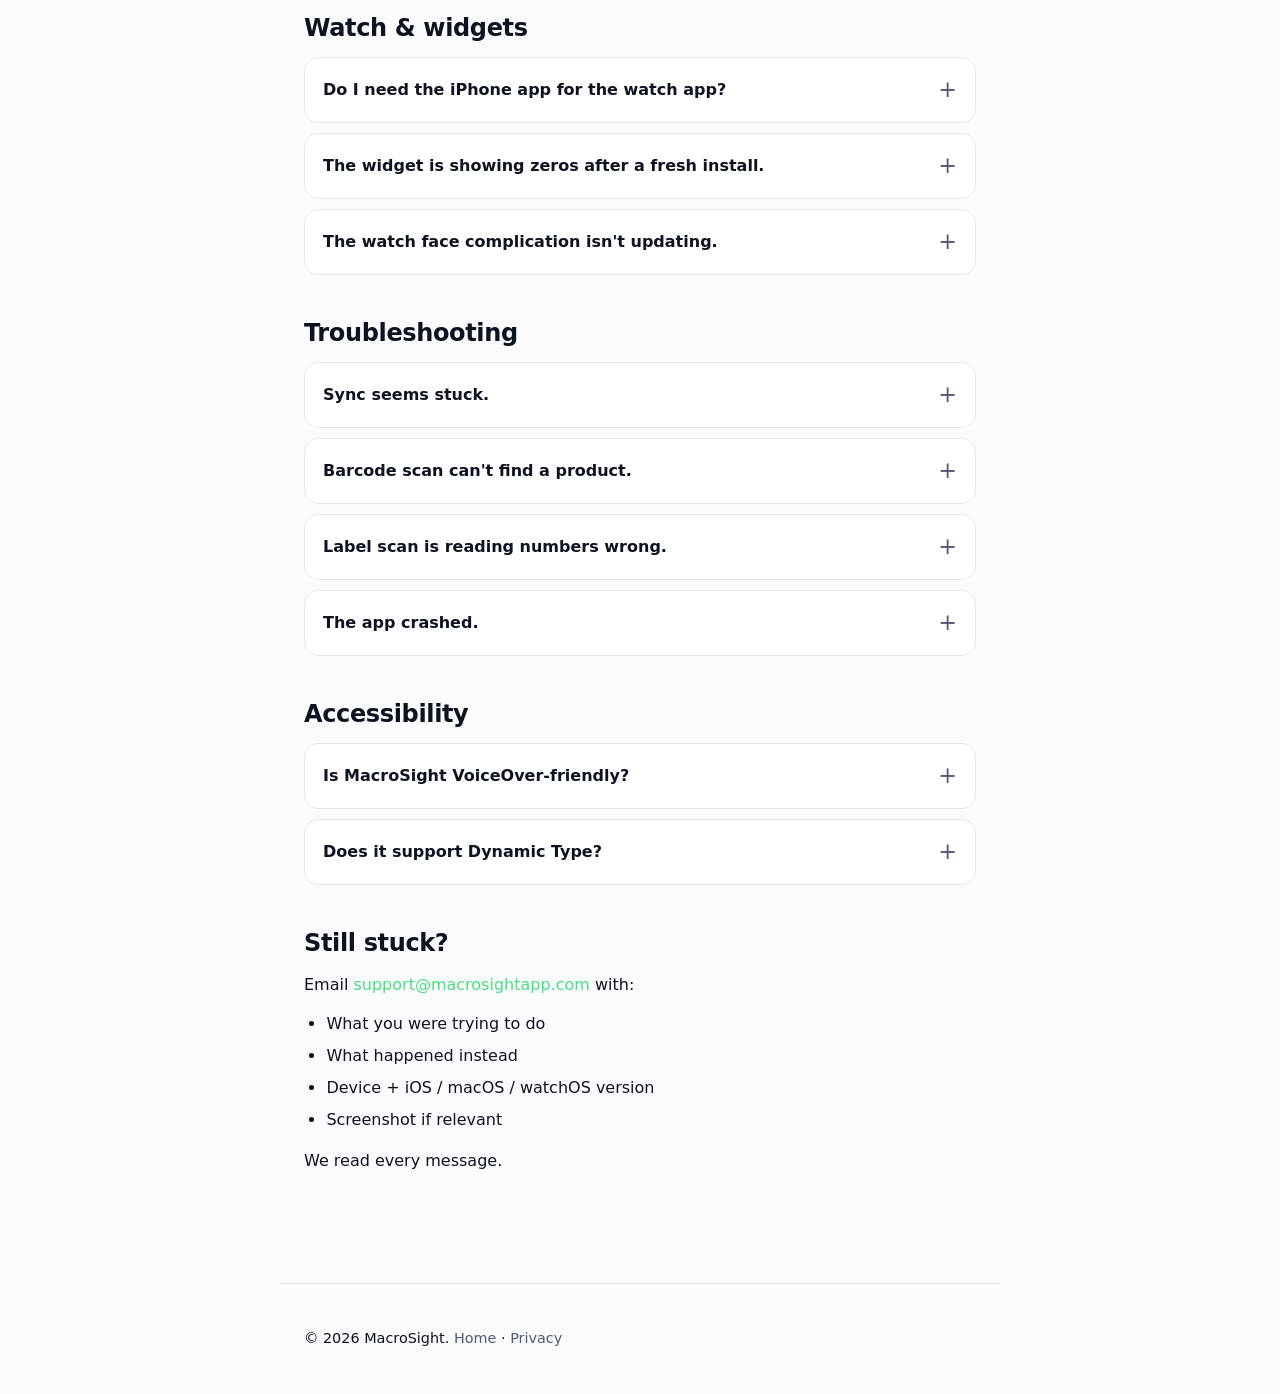
<file: support.html>
<!DOCTYPE html>
<html lang="en">
<head>
  <meta charset="utf-8">
  <meta name="viewport" content="width=device-width, initial-scale=1">
  <title>Support — MacroSight</title>
  <meta name="description" content="Frequently asked questions and support for MacroSight, the private nutrition tracker for iPhone, iPad, Mac, and Apple Watch.">
  <link rel="canonical" href="https://macrosightapp.github.io/support.html">
  <link rel="stylesheet" href="style.css">
  <meta name="theme-color" content="#0a0e1a">
</head>
<body>
  <header class="site">
    <a href="/" class="brand">MacroSight</a>
    <nav>
      <a href="/privacy.html">Privacy</a>
      <a href="/support.html" aria-current="page">Support</a>
    </nav>
  </header>

  <main>
    <h1>Support</h1>
    <p class="lede">Most questions are answered below. If you don't see yours, write to <a href="mailto:support@macrosightapp.com">support@macrosightapp.com</a> and we'll get back to you.</p>

    <h2>Getting started</h2>

    <details>
      <summary>How do I sign in?</summary>
      <p>You don't. MacroSight has no accounts. Just sign into iCloud on your Apple device and your data syncs through your private CloudKit database.</p>
    </details>

    <details>
      <summary>Why doesn't my data appear on my other device?</summary>
      <p>Make sure both devices are signed into the <em>same</em> iCloud account, that iCloud Drive is enabled, and that MacroSight is toggled on under iOS Settings → Apple ID → iCloud → iCloud Drive → Apps using iCloud Drive. New entries usually appear within a minute. If it's been longer, force-quit the app and relaunch.</p>
    </details>

    <details>
      <summary>How do I add a meal?</summary>
      <p>Tap the camera icon on the dashboard. You can:</p>
      <ul>
        <li>Scan a barcode (fast and accurate when the product is in the database)</li>
        <li>Scan a nutrition label with OCR (works for most US-style facts panels)</li>
        <li>Take or pick a photo and tap "AI Estimate"</li>
        <li>Search the USDA / Open Food Facts catalog</li>
        <li>Type the entry by hand</li>
      </ul>
    </details>

    <h2>AI estimation</h2>

    <details>
      <summary>Do I need an AI API key?</summary>
      <p>Only if you want to use the cloud Claude model. The on-device Apple Foundation Model is also available — toggle it in Settings → AI Provider. The on-device option works without any key and never sends data over the network.</p>
    </details>

    <details>
      <summary>Where do I get an Anthropic API key?</summary>
      <p>Sign in at <a href="https://console.anthropic.com/">console.anthropic.com</a> and create a key. Paste it into Settings → AI Provider in MacroSight. The key is stored in the iOS Keychain on your device only.</p>
    </details>

    <details>
      <summary>How accurate is the AI estimate?</summary>
      <p>Pretty good for plated meals with clear visibility, OK for restaurant photos, weak when ingredients are hidden (sauces, mixed bowls). Always treat the result as a starting point and edit if you know the portion better than the model does.</p>
    </details>

    <details>
      <summary>Can I delete my AI key?</summary>
      <p>Yes — Settings → AI Provider → "Remove Key". This wipes the key from the Keychain. Cloud AI estimation will be disabled until you add a new one.</p>
    </details>

    <h2>Apple Health</h2>

    <details>
      <summary>What does MacroSight read from Health?</summary>
      <p>Body weight, BMI, body-fat percentage, and lean body mass — only with your permission, and only to personalize daily macro targets. You can revoke at any time in iOS Settings → Health → Data Access &amp; Devices → MacroSight.</p>
    </details>

    <details>
      <summary>What does MacroSight write to Health?</summary>
      <p>Each food entry's calories, carbohydrates, protein, fat, fiber, and water — if you grant write permission. This lets other Health-compatible apps see your nutrition.</p>
    </details>

    <details>
      <summary>I denied Health access. Can I change my mind?</summary>
      <p>Yes. iOS Settings → Health → Data Access &amp; Devices → MacroSight, then toggle the categories on.</p>
    </details>

    <h2>Privacy</h2>

    <details>
      <summary>Where is my food log stored?</summary>
      <p>In your private CloudKit database — i.e. your iCloud. The developer cannot read it. Apple operates the storage. See the <a href="/privacy.html">privacy policy</a> for the full breakdown.</p>
    </details>

    <details>
      <summary>How do I export my data?</summary>
      <p>Settings → Data → Export. The app generates a CSV of every food, supplement, water, and weight entry.</p>
    </details>

    <details>
      <summary>How do I delete everything?</summary>
      <ul>
        <li>In-app: Settings → Data → Clear all data — wipes the local store and matching CloudKit records.</li>
        <li>iCloud-side: iOS Settings → Apple ID → iCloud → Manage Storage → MacroSight → Delete Data.</li>
        <li>Removing the app deletes the local copy.</li>
      </ul>
    </details>

    <h2>Watch &amp; widgets</h2>

    <details>
      <summary>Do I need the iPhone app for the watch app?</summary>
      <p>No — the watch app is standalone. It pairs more cleanly when both are installed (you'll see today's totals from the phone immediately), but the watch can log meals independently if you prefer.</p>
    </details>

    <details>
      <summary>The widget is showing zeros after a fresh install.</summary>
      <p>Open the app once and log (or import) at least one entry. Widgets refresh from the shared App Group container; the first refresh happens after the first sync.</p>
    </details>

    <details>
      <summary>The watch face complication isn't updating.</summary>
      <p>watchOS budgets complication updates aggressively. Open the watch app once to force-refresh, or wait until the next budgeted reload (typically within an hour).</p>
    </details>

    <h2>Troubleshooting</h2>

    <details>
      <summary>Sync seems stuck.</summary>
      <p>Settings → Data → Sync Status will tell you what CloudKit is doing. Common causes: phone is on cellular with iCloud "Wi-Fi only" set, you're out of iCloud storage, or you signed out of iCloud on this device. The status screen surfaces each of those.</p>
    </details>

    <details>
      <summary>Barcode scan can't find a product.</summary>
      <p>USDA and Open Food Facts don't cover everything (especially regional or store-brand items). Use Label Scan or AI Estimate for unknown products, then tap "Save to Favorites" so the next lookup is instant.</p>
    </details>

    <details>
      <summary>Label scan is reading numbers wrong.</summary>
      <p>OCR struggles with reflective labels, low light, and unusual fonts. Try a flat angle, even lighting, and the rear camera if you used the front. You can always edit the parsed values before saving.</p>
    </details>

    <details>
      <summary>The app crashed.</summary>
      <p>Crashes are rare but they happen. Settings → Send Bug Report attaches diagnostics for us automatically. Including the steps you took helps a lot.</p>
    </details>

    <h2>Accessibility</h2>

    <details>
      <summary>Is MacroSight VoiceOver-friendly?</summary>
      <p>Yes — all interactive controls are labeled. If you find an unlabeled or confusingly-labeled element, please email <a href="mailto:support@macrosightapp.com">support@macrosightapp.com</a> with the screen name. Accessibility bugs jump the queue.</p>
    </details>

    <details>
      <summary>Does it support Dynamic Type?</summary>
      <p>Yes, including the larger accessibility sizes. If a screen breaks at the largest sizes, that's a bug — please report it.</p>
    </details>

    <h2>Still stuck?</h2>

    <p>Email <a href="mailto:support@macrosightapp.com">support@macrosightapp.com</a> with:</p>
    <ul>
      <li>What you were trying to do</li>
      <li>What happened instead</li>
      <li>Device + iOS / macOS / watchOS version</li>
      <li>Screenshot if relevant</li>
    </ul>
    <p>We read every message.</p>
  </main>

  <footer>
    <p>&copy; 2026 MacroSight. <a href="/">Home</a> · <a href="/privacy.html">Privacy</a></p>
  </footer>
</body>
</html>
</file>
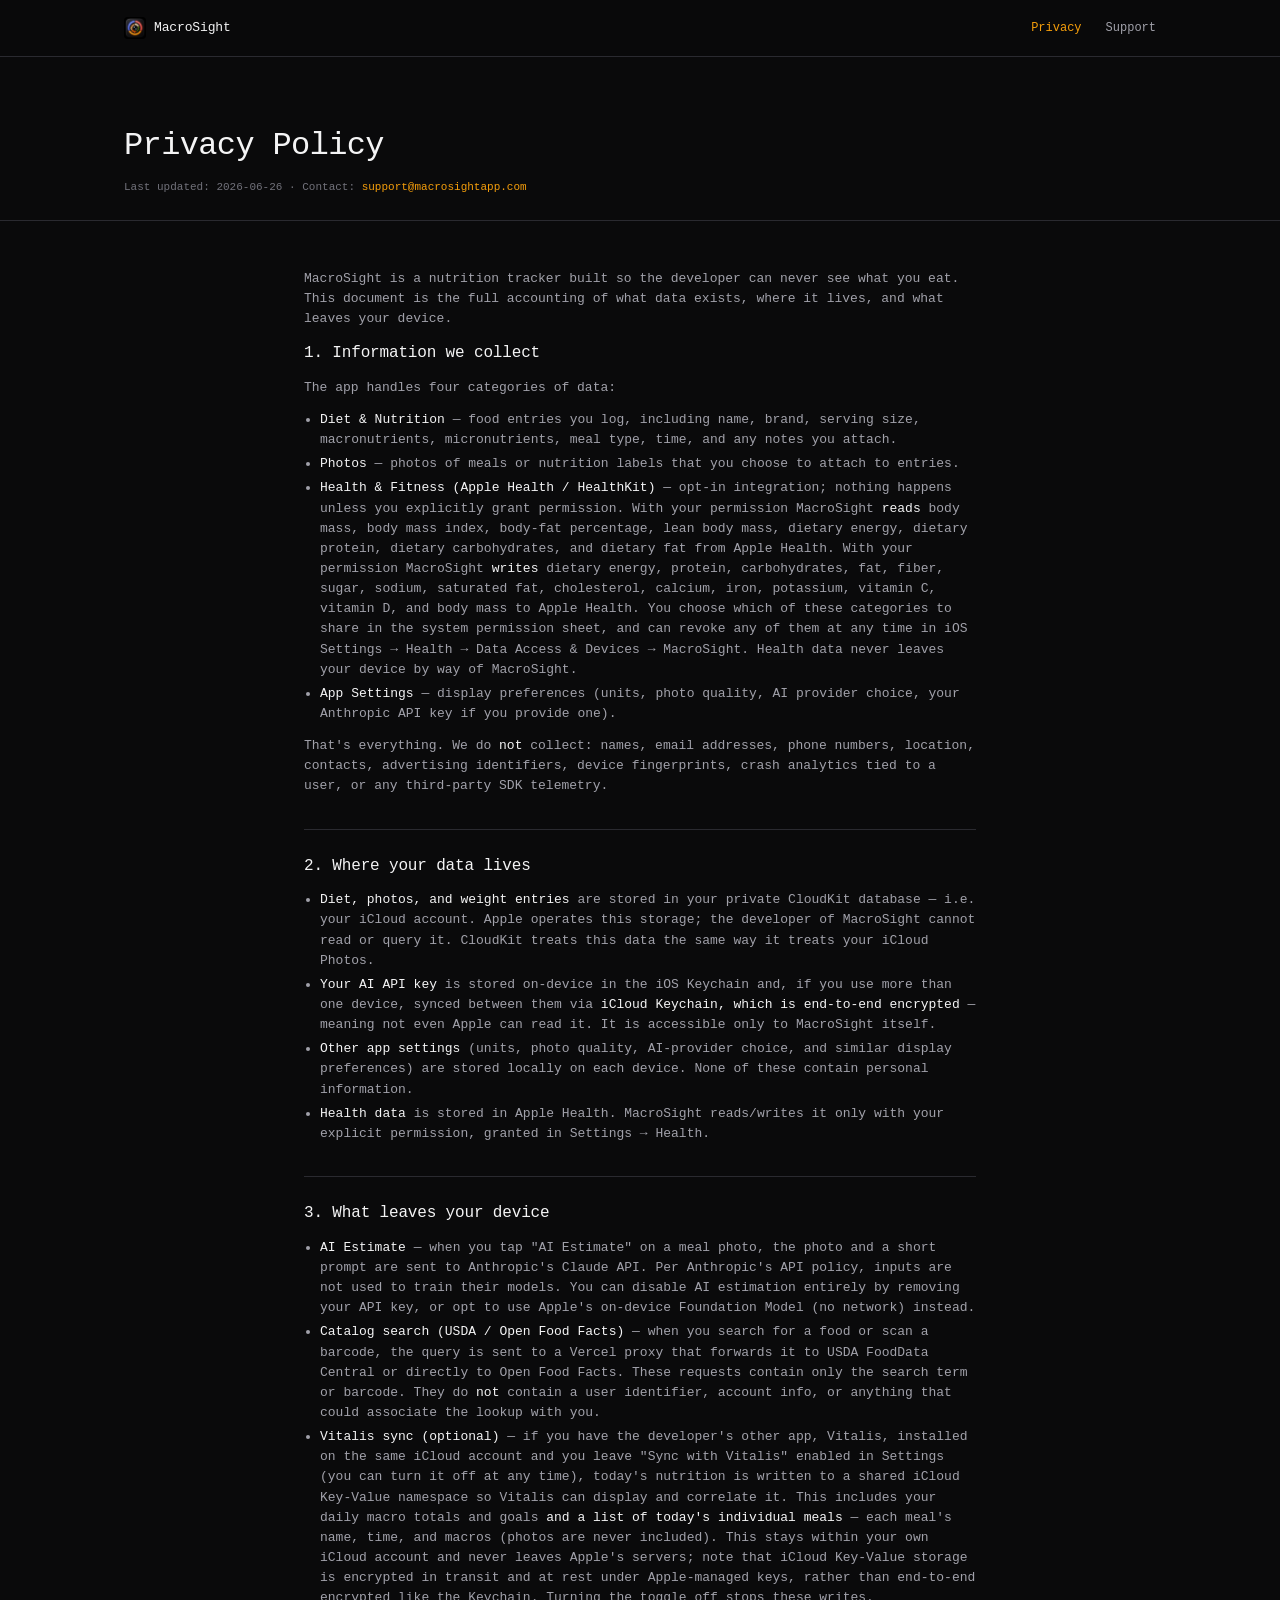
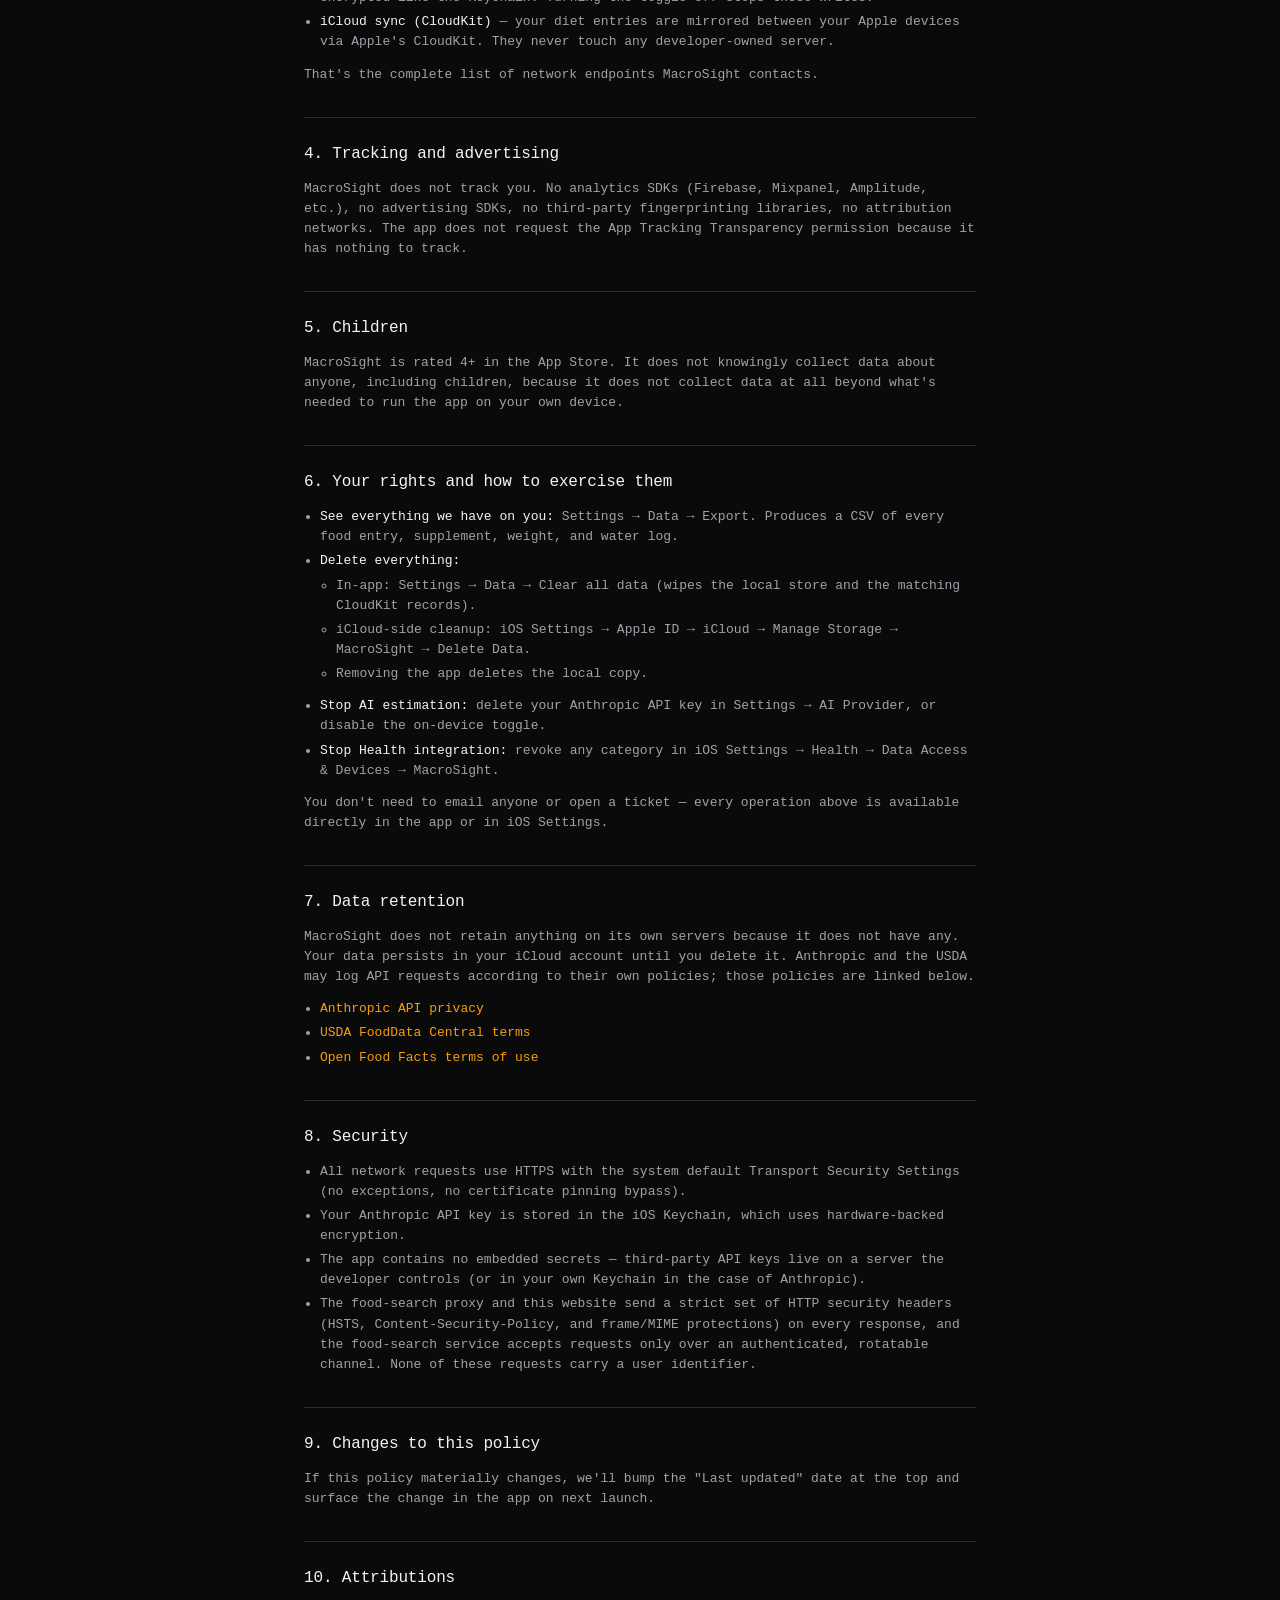
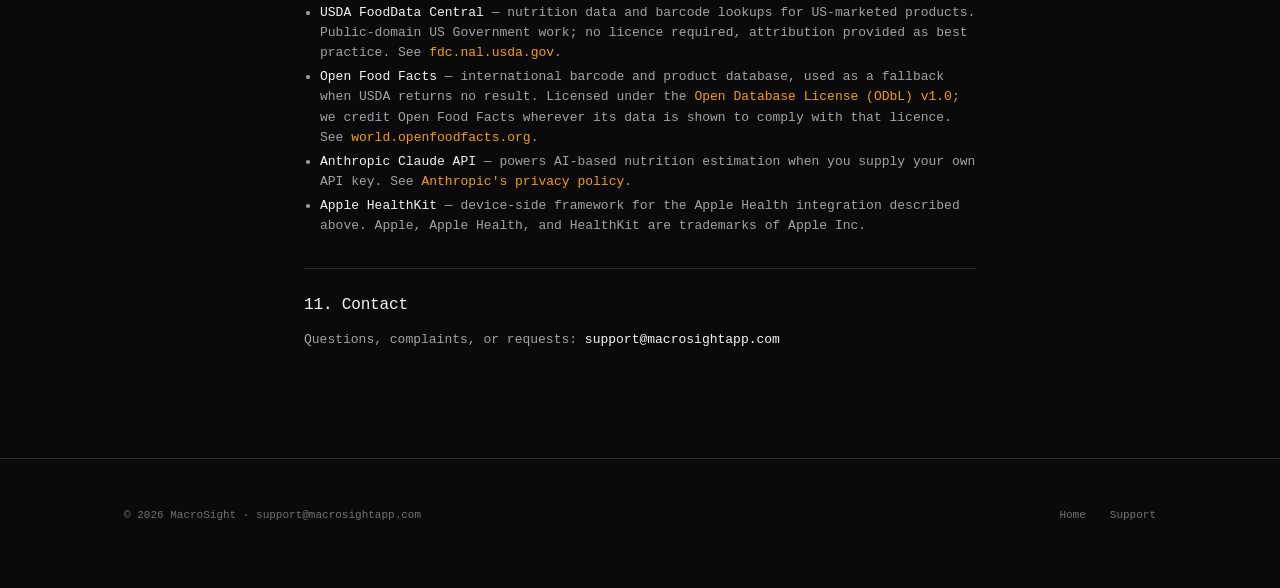
<file: public/privacy.html>
<!DOCTYPE html>
<html lang="en">
<head>
<meta charset="utf-8">
<meta name="viewport" content="width=device-width, initial-scale=1">
<title>Privacy Policy — MacroSight</title>
<meta name="description" content="MacroSight's full privacy policy. What we collect (almost nothing), where it lives (your iCloud), and what leaves your device.">
<meta name="theme-color" content="#0A0A0B">
<link rel="canonical" href="https://macrosightapp.com/privacy.html">
<link rel="icon" type="image/png" href="assets/icon.png">
<link rel="stylesheet" href="style.css">
</head>
<body>

<header class="site-header">
  <div class="wrap">
    <a class="brand" href="index.html">
      <img src="assets/icon.png" alt="">
      <span>MacroSight</span>
    </a>
    <nav class="nav" aria-label="Main">
      <a href="privacy.html" aria-current="page">Privacy</a>
      <a href="support.html">Support</a>
    </nav>
  </div>
</header>

<section class="page-hero">
  <div class="wrap">
    <h1>Privacy Policy</h1>
    <p class="meta">Last updated: 2026-06-26 · Contact: <a href="mailto:support@macrosightapp.com">support@macrosightapp.com</a></p>
  </div>
</section>

<main class="prose">
  <p>MacroSight is a nutrition tracker built so the developer can never see what you eat. This document is the full accounting of what data exists, where it lives, and what leaves your device.</p>

  <h2>1. Information we collect</h2>
  <p>The app handles four categories of data:</p>
  <ul>
    <li><strong>Diet &amp; Nutrition</strong> — food entries you log, including name, brand, serving size, macronutrients, micronutrients, meal type, time, and any notes you attach.</li>
    <li><strong>Photos</strong> — photos of meals or nutrition labels that you choose to attach to entries.</li>
    <li><strong>Health &amp; Fitness (Apple Health / HealthKit)</strong> — opt-in integration; nothing happens unless you explicitly grant permission. With your permission MacroSight <em>reads</em> body mass, body mass index, body-fat percentage, lean body mass, dietary energy, dietary protein, dietary carbohydrates, and dietary fat from Apple Health. With your permission MacroSight <em>writes</em> dietary energy, protein, carbohydrates, fat, fiber, sugar, sodium, saturated fat, cholesterol, calcium, iron, potassium, vitamin C, vitamin D, and body mass to Apple Health. You choose which of these categories to share in the system permission sheet, and can revoke any of them at any time in iOS Settings → Health → Data Access &amp; Devices → MacroSight. Health data never leaves your device by way of MacroSight.</li>
    <li><strong>App Settings</strong> — display preferences (units, photo quality, AI provider choice, your Anthropic API key if you provide one).</li>
  </ul>
  <p>That's everything. We do <strong>not</strong> collect: names, email addresses, phone numbers, location, contacts, advertising identifiers, device fingerprints, crash analytics tied to a user, or any third-party SDK telemetry.</p>

  <h2>2. Where your data lives</h2>
  <ul>
    <li><strong>Diet, photos, and weight entries</strong> are stored in your private CloudKit database — i.e. your iCloud account. Apple operates this storage; the developer of MacroSight cannot read or query it. CloudKit treats this data the same way it treats your iCloud Photos.</li>
    <li><strong>Your AI API key</strong> is stored on-device in the iOS Keychain and, if you use more than one device, synced between them via <strong>iCloud Keychain, which is end-to-end encrypted</strong> — meaning not even Apple can read it. It is accessible only to MacroSight itself.</li>
    <li><strong>Other app settings</strong> (units, photo quality, AI-provider choice, and similar display preferences) are stored locally on each device. None of these contain personal information.</li>
    <li><strong>Health data</strong> is stored in Apple Health. MacroSight reads/writes it only with your explicit permission, granted in Settings → Health.</li>
  </ul>

  <h2>3. What leaves your device</h2>
  <ul>
    <li><strong>AI Estimate</strong> — when you tap "AI Estimate" on a meal photo, the photo and a short prompt are sent to Anthropic's Claude API. Per Anthropic's API policy, inputs are not used to train their models. You can disable AI estimation entirely by removing your API key, or opt to use Apple's on-device Foundation Model (no network) instead.</li>
    <li><strong>Catalog search (USDA / Open Food Facts)</strong> — when you search for a food or scan a barcode, the query is sent to a Vercel proxy that forwards it to USDA FoodData Central or directly to Open Food Facts. These requests contain only the search term or barcode. They do <strong>not</strong> contain a user identifier, account info, or anything that could associate the lookup with you.</li>
    <li><strong>Vitalis sync (optional)</strong> — if you have the developer's other app, Vitalis, installed on the same iCloud account and you leave "Sync with Vitalis" enabled in Settings (you can turn it off at any time), today's nutrition is written to a shared iCloud Key-Value namespace so Vitalis can display and correlate it. This includes your daily macro totals and goals <em>and a list of today's individual meals</em> — each meal's name, time, and macros (photos are never included). This stays within your own iCloud account and never leaves Apple's servers; note that iCloud Key-Value storage is encrypted in transit and at rest under Apple-managed keys, rather than end-to-end encrypted like the Keychain. Turning the toggle off stops these writes.</li>
    <li><strong>iCloud sync (CloudKit)</strong> — your diet entries are mirrored between your Apple devices via Apple's CloudKit. They never touch any developer-owned server.</li>
  </ul>
  <p>That's the complete list of network endpoints MacroSight contacts.</p>

  <h2>4. Tracking and advertising</h2>
  <p>MacroSight does not track you. No analytics SDKs (Firebase, Mixpanel, Amplitude, etc.), no advertising SDKs, no third-party fingerprinting libraries, no attribution networks. The app does not request the App Tracking Transparency permission because it has nothing to track.</p>

  <h2>5. Children</h2>
  <p>MacroSight is rated 4+ in the App Store. It does not knowingly collect data about anyone, including children, because it does not collect data at all beyond what's needed to run the app on your own device.</p>

  <h2>6. Your rights and how to exercise them</h2>
  <ul>
    <li><strong>See everything we have on you:</strong> Settings → Data → Export. Produces a CSV of every food entry, supplement, weight, and water log.</li>
    <li><strong>Delete everything:</strong>
      <ul>
        <li>In-app: Settings → Data → Clear all data (wipes the local store and the matching CloudKit records).</li>
        <li>iCloud-side cleanup: iOS Settings → Apple ID → iCloud → Manage Storage → MacroSight → Delete Data.</li>
        <li>Removing the app deletes the local copy.</li>
      </ul>
    </li>
    <li><strong>Stop AI estimation:</strong> delete your Anthropic API key in Settings → AI Provider, or disable the on-device toggle.</li>
    <li><strong>Stop Health integration:</strong> revoke any category in iOS Settings → Health → Data Access &amp; Devices → MacroSight.</li>
  </ul>
  <p>You don't need to email anyone or open a ticket — every operation above is available directly in the app or in iOS Settings.</p>

  <h2>7. Data retention</h2>
  <p>MacroSight does not retain anything on its own servers because it does not have any. Your data persists in your iCloud account until you delete it. Anthropic and the USDA may log API requests according to their own policies; those policies are linked below.</p>
  <ul>
    <li><a href="https://www.anthropic.com/legal/privacy">Anthropic API privacy</a></li>
    <li><a href="https://fdc.nal.usda.gov/api-guide">USDA FoodData Central terms</a></li>
    <li><a href="https://world.openfoodfacts.org/terms-of-use">Open Food Facts terms of use</a></li>
  </ul>

  <h2>8. Security</h2>
  <ul>
    <li>All network requests use HTTPS with the system default Transport Security Settings (no exceptions, no certificate pinning bypass).</li>
    <li>Your Anthropic API key is stored in the iOS Keychain, which uses hardware-backed encryption.</li>
    <li>The app contains no embedded secrets — third-party API keys live on a server the developer controls (or in your own Keychain in the case of Anthropic).</li>
    <li>The food-search proxy and this website send a strict set of HTTP security headers (HSTS, Content-Security-Policy, and frame/MIME protections) on every response, and the food-search service accepts requests only over an authenticated, rotatable channel. None of these requests carry a user identifier.</li>
  </ul>

  <h2>9. Changes to this policy</h2>
  <p>If this policy materially changes, we'll bump the "Last updated" date at the top and surface the change in the app on next launch.</p>

  <h2>10. Attributions</h2>
  <ul>
    <li><strong>USDA FoodData Central</strong> — nutrition data and barcode lookups for US-marketed products. Public-domain US Government work; no licence required, attribution provided as best practice. See <a href="https://fdc.nal.usda.gov/">fdc.nal.usda.gov</a>.</li>
    <li><strong>Open Food Facts</strong> — international barcode and product database, used as a fallback when USDA returns no result. Licensed under the <a href="https://opendatacommons.org/licenses/odbl/1-0/">Open Database License (ODbL) v1.0</a>; we credit Open Food Facts wherever its data is shown to comply with that licence. See <a href="https://world.openfoodfacts.org/">world.openfoodfacts.org</a>.</li>
    <li><strong>Anthropic Claude API</strong> — powers AI-based nutrition estimation when you supply your own API key. See <a href="https://www.anthropic.com/legal/privacy">Anthropic's privacy policy</a>.</li>
    <li><strong>Apple HealthKit</strong> — device-side framework for the Apple Health integration described above. Apple, Apple Health, and HealthKit are trademarks of Apple Inc.</li>
  </ul>

  <h2>11. Contact</h2>
  <p>Questions, complaints, or requests: <a href="mailto:support@macrosightapp.com"><strong>support@macrosightapp.com</strong></a></p>
</main>

<footer class="site-footer">
  <div class="wrap">
    <div>© 2026 MacroSight · <a href="mailto:support@macrosightapp.com">support@macrosightapp.com</a></div>
    <div class="footer-links">
      <a href="index.html">Home</a>
      <a href="support.html">Support</a>
    </div>
  </div>
</footer>

</body>
</html>
</file>
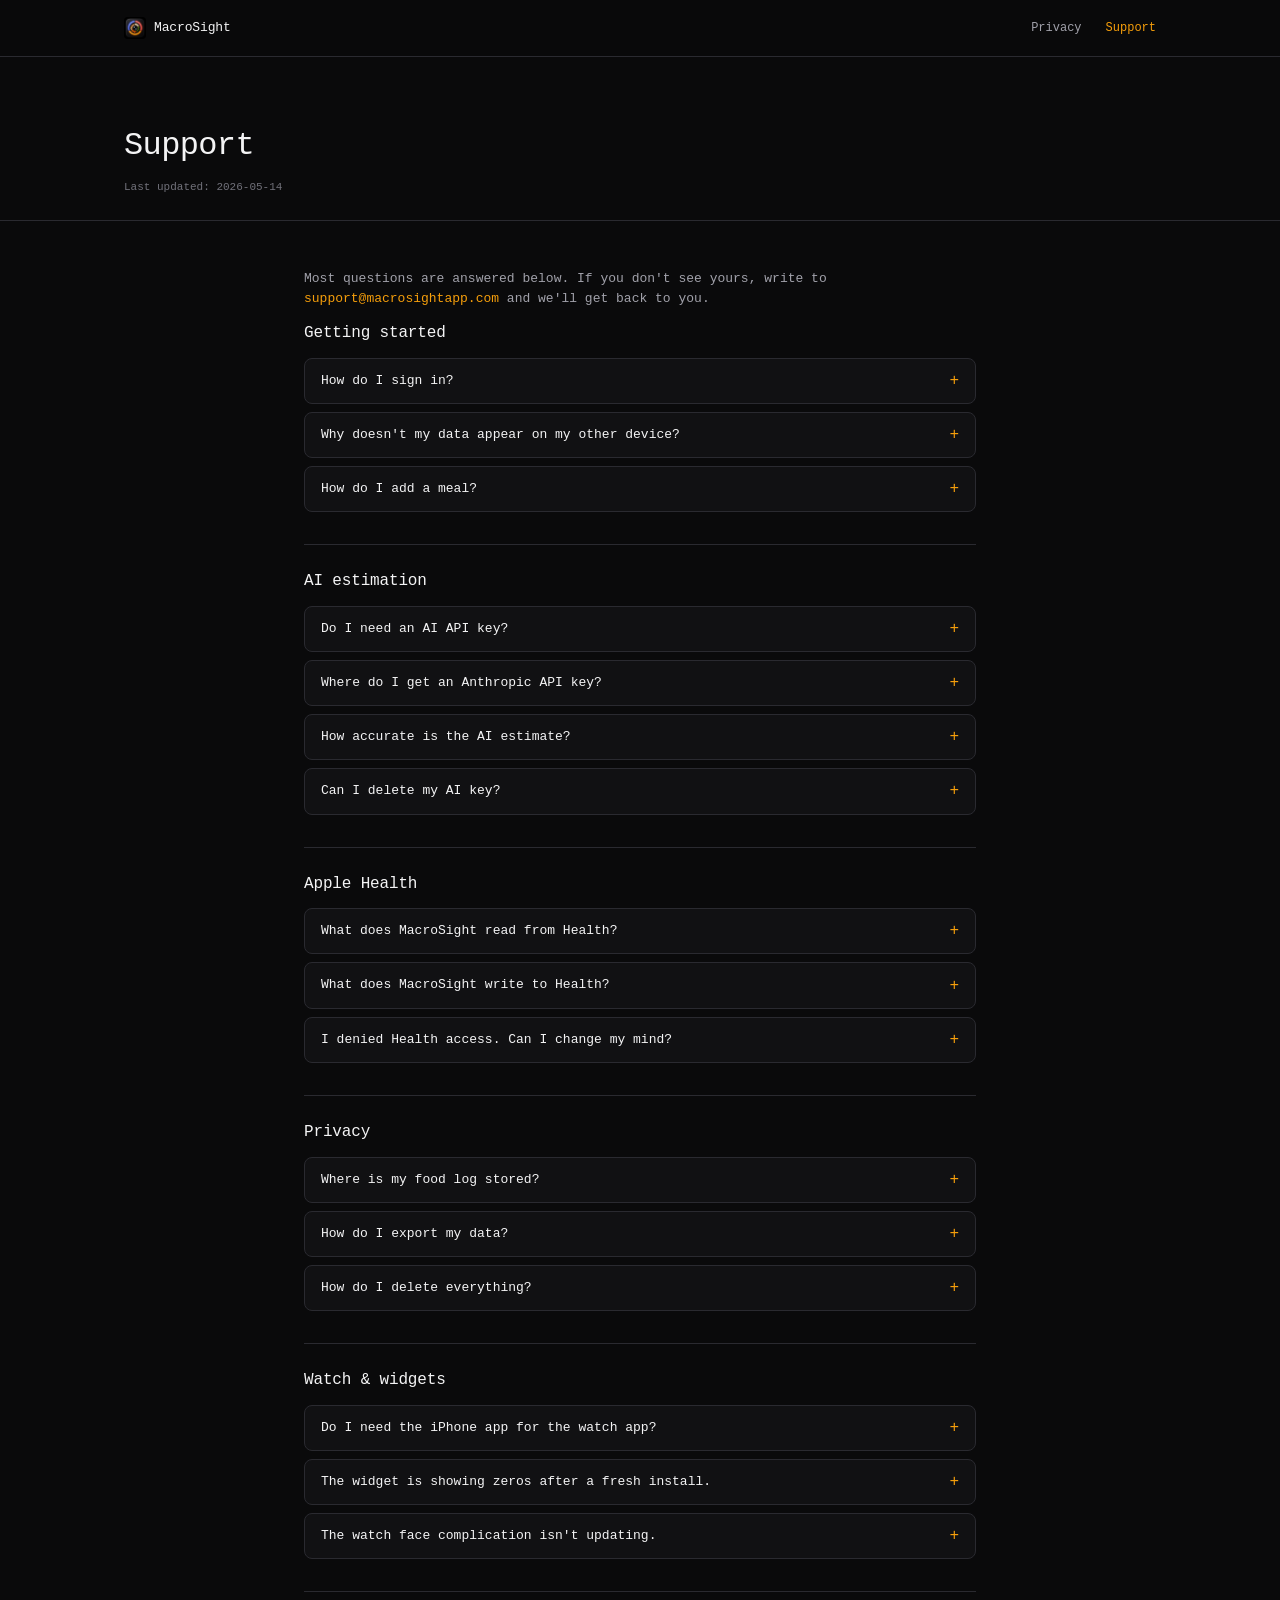
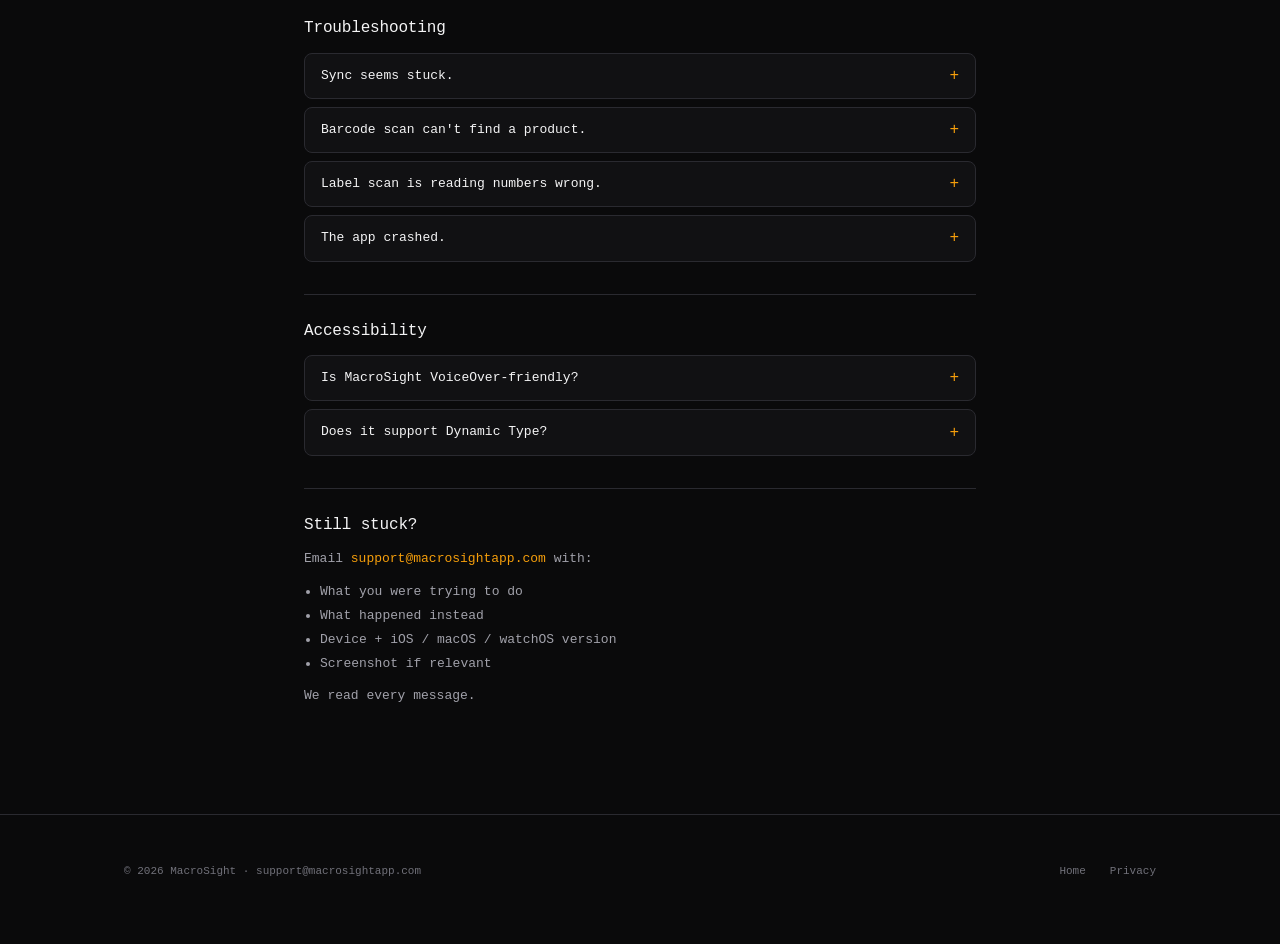
<file: public/support.html>
<!DOCTYPE html>
<html lang="en">
<head>
<meta charset="utf-8">
<meta name="viewport" content="width=device-width, initial-scale=1">
<title>Support — MacroSight</title>
<meta name="description" content="Frequently asked questions and support for MacroSight, the private nutrition tracker for iPhone, iPad, Mac, and Apple Watch.">
<meta name="theme-color" content="#0A0A0B">
<link rel="canonical" href="https://macrosightapp.com/support.html">
<link rel="icon" type="image/png" href="assets/icon.png">
<link rel="stylesheet" href="style.css">
</head>
<body>

<header class="site-header">
  <div class="wrap">
    <a class="brand" href="index.html">
      <img src="assets/icon.png" alt="">
      <span>MacroSight</span>
    </a>
    <nav class="nav" aria-label="Main">
      <a href="privacy.html">Privacy</a>
      <a href="support.html" aria-current="page">Support</a>
    </nav>
  </div>
</header>

<section class="page-hero">
  <div class="wrap">
    <h1>Support</h1>
    <p class="meta">Last updated: 2026-05-14</p>
  </div>
</section>

<main class="prose">
  <p>Most questions are answered below. If you don't see yours, write to <a href="mailto:support@macrosightapp.com">support@macrosightapp.com</a> and we'll get back to you.</p>

  <h2>Getting started</h2>

  <details>
    <summary>How do I sign in?</summary>
    <p>You don't. MacroSight has no accounts. Just sign into iCloud on your Apple device and your data syncs through your private CloudKit database.</p>
  </details>

  <details>
    <summary>Why doesn't my data appear on my other device?</summary>
    <p>Make sure both devices are signed into the <em>same</em> iCloud account, that iCloud Drive is enabled, and that MacroSight is toggled on under iOS Settings → Apple ID → iCloud → iCloud Drive → Apps using iCloud Drive. New entries usually appear within a minute. If it's been longer, force-quit the app and relaunch.</p>
  </details>

  <details>
    <summary>How do I add a meal?</summary>
    <p>Tap the camera icon on the dashboard. You can:</p>
    <ul>
      <li>Scan a barcode (fast and accurate when the product is in the database)</li>
      <li>Scan a nutrition label with OCR (works for most US-style facts panels)</li>
      <li>Take or pick a photo and tap "AI Estimate"</li>
      <li>Search the USDA / Open Food Facts catalog</li>
      <li>Type the entry by hand</li>
    </ul>
  </details>

  <h2>AI estimation</h2>

  <details>
    <summary>Do I need an AI API key?</summary>
    <p>Only if you want to use the cloud Claude model. The on-device Apple Foundation Model is also available — toggle it in Settings → AI Provider. The on-device option works without any key and never sends data over the network.</p>
  </details>

  <details>
    <summary>Where do I get an Anthropic API key?</summary>
    <p>Sign in at <a href="https://console.anthropic.com/">console.anthropic.com</a> and create a key. Paste it into Settings → AI Provider in MacroSight. The key is stored in the iOS Keychain on your device only.</p>
  </details>

  <details>
    <summary>How accurate is the AI estimate?</summary>
    <p>Pretty good for plated meals with clear visibility, OK for restaurant photos, weak when ingredients are hidden (sauces, mixed bowls). Always treat the result as a starting point and edit if you know the portion better than the model does.</p>
  </details>

  <details>
    <summary>Can I delete my AI key?</summary>
    <p>Yes — Settings → AI Provider → "Remove Key". This wipes the key from the Keychain. Cloud AI estimation will be disabled until you add a new one.</p>
  </details>

  <h2>Apple Health</h2>

  <details>
    <summary>What does MacroSight read from Health?</summary>
    <p>Body weight, BMI, body-fat percentage, and lean body mass — only with your permission, and only to personalize daily macro targets. You can revoke at any time in iOS Settings → Health → Data Access &amp; Devices → MacroSight.</p>
  </details>

  <details>
    <summary>What does MacroSight write to Health?</summary>
    <p>Each food entry's calories, carbohydrates, protein, fat, fiber, and water — if you grant write permission. This lets other Health-compatible apps see your nutrition.</p>
  </details>

  <details>
    <summary>I denied Health access. Can I change my mind?</summary>
    <p>Yes. iOS Settings → Health → Data Access &amp; Devices → MacroSight, then toggle the categories on.</p>
  </details>

  <h2>Privacy</h2>

  <details>
    <summary>Where is my food log stored?</summary>
    <p>In your private CloudKit database — i.e. your iCloud. The developer cannot read it. Apple operates the storage. See the <a href="privacy.html">privacy policy</a> for the full breakdown.</p>
  </details>

  <details>
    <summary>How do I export my data?</summary>
    <p>Settings → Data → Export. The app generates a CSV of every food, supplement, water, and weight entry.</p>
  </details>

  <details>
    <summary>How do I delete everything?</summary>
    <ul>
      <li>In-app: Settings → Data → Clear all data — wipes the local store and matching CloudKit records.</li>
      <li>iCloud-side: iOS Settings → Apple ID → iCloud → Manage Storage → MacroSight → Delete Data.</li>
      <li>Removing the app deletes the local copy.</li>
    </ul>
  </details>

  <h2>Watch &amp; widgets</h2>

  <details>
    <summary>Do I need the iPhone app for the watch app?</summary>
    <p>No — the watch app is standalone. It pairs more cleanly when both are installed (you'll see today's totals from the phone immediately), but the watch can log meals independently if you prefer.</p>
  </details>

  <details>
    <summary>The widget is showing zeros after a fresh install.</summary>
    <p>Open the app once and log (or import) at least one entry. Widgets refresh from the shared App Group container; the first refresh happens after the first sync.</p>
  </details>

  <details>
    <summary>The watch face complication isn't updating.</summary>
    <p>watchOS budgets complication updates aggressively. Open the watch app once to force-refresh, or wait until the next budgeted reload (typically within an hour).</p>
  </details>

  <h2>Troubleshooting</h2>

  <details>
    <summary>Sync seems stuck.</summary>
    <p>Settings → Data → Sync Status will tell you what CloudKit is doing. Common causes: phone is on cellular with iCloud "Wi-Fi only" set, you're out of iCloud storage, or you signed out of iCloud on this device. The status screen surfaces each of those.</p>
  </details>

  <details>
    <summary>Barcode scan can't find a product.</summary>
    <p>USDA and Open Food Facts don't cover everything (especially regional or store-brand items). Use Label Scan or AI Estimate for unknown products, then tap "Save to Favorites" so the next lookup is instant.</p>
  </details>

  <details>
    <summary>Label scan is reading numbers wrong.</summary>
    <p>OCR struggles with reflective labels, low light, and unusual fonts. Try a flat angle, even lighting, and the rear camera if you used the front. You can always edit the parsed values before saving.</p>
  </details>

  <details>
    <summary>The app crashed.</summary>
    <p>Crashes are rare but they happen. Settings → Send Bug Report attaches diagnostics for us automatically. Including the steps you took helps a lot.</p>
  </details>

  <h2>Accessibility</h2>

  <details>
    <summary>Is MacroSight VoiceOver-friendly?</summary>
    <p>Yes — all interactive controls are labeled. If you find an unlabeled or confusingly-labeled element, please email <a href="mailto:support@macrosightapp.com">support@macrosightapp.com</a> with the screen name. Accessibility bugs jump the queue.</p>
  </details>

  <details>
    <summary>Does it support Dynamic Type?</summary>
    <p>Yes, including the larger accessibility sizes. If a screen breaks at the largest sizes, that's a bug — please report it.</p>
  </details>

  <h2>Still stuck?</h2>
  <p>Email <a href="mailto:support@macrosightapp.com">support@macrosightapp.com</a> with:</p>
  <ul>
    <li>What you were trying to do</li>
    <li>What happened instead</li>
    <li>Device + iOS / macOS / watchOS version</li>
    <li>Screenshot if relevant</li>
  </ul>
  <p>We read every message.</p>
</main>

<footer class="site-footer">
  <div class="wrap">
    <div>© 2026 MacroSight · <a href="mailto:support@macrosightapp.com">support@macrosightapp.com</a></div>
    <div class="footer-links">
      <a href="index.html">Home</a>
      <a href="privacy.html">Privacy</a>
    </div>
  </div>
</footer>

</body>
</html>
</file>
<file: style.css>
/* MacroSight site — minimal, clean, accessible */

:root {
  --bg: #0a0e1a;
  --surface: #131826;
  --surface-2: #1c2238;
  --text: #e8ebf3;
  --text-muted: #9aa3bd;
  --text-faint: #6a7390;
  --accent: #4ade80;
  --accent-2: #22d3ee;
  --border: #232a40;
  --max: 720px;
  --radius: 14px;
}

@media (prefers-color-scheme: light) {
  :root {
    --bg: #fafbfc;
    --surface: #ffffff;
    --surface-2: #f4f6fa;
    --text: #0e1322;
    --text-muted: #515b73;
    --text-faint: #8089a3;
    --border: #e5e8f0;
  }
}

* { box-sizing: border-box; }

html { scroll-behavior: smooth; }

body {
  margin: 0;
  font-family: -apple-system, BlinkMacSystemFont, "SF Pro Text", "Inter", system-ui, sans-serif;
  background: var(--bg);
  color: var(--text);
  line-height: 1.6;
  -webkit-font-smoothing: antialiased;
  text-rendering: optimizeLegibility;
}

a {
  color: var(--accent);
  text-decoration: none;
  border-bottom: 1px solid transparent;
  transition: border-color 120ms ease;
}
a:hover, a:focus-visible { border-bottom-color: var(--accent); }
a:focus-visible { outline: 2px solid var(--accent); outline-offset: 2px; border-radius: 2px; }

main { max-width: var(--max); margin: 0 auto; padding: 48px 24px 96px; }

header.site {
  display: flex;
  align-items: center;
  justify-content: space-between;
  max-width: var(--max);
  margin: 0 auto;
  padding: 24px;
  border-bottom: 1px solid var(--border);
}

header.site .brand {
  font-weight: 700;
  font-size: 1.15rem;
  color: var(--text);
  border: none;
  letter-spacing: -0.01em;
}

header.site nav { display: flex; gap: 20px; }
header.site nav a {
  color: var(--text-muted);
  font-size: 0.95rem;
  border: none;
}
header.site nav a:hover, header.site nav a:focus-visible { color: var(--text); }

h1, h2, h3, h4 {
  color: var(--text);
  letter-spacing: -0.015em;
  line-height: 1.25;
  margin: 1.8em 0 0.6em;
}
h1 { font-size: 2.4rem; margin-top: 0.4em; }
h2 { font-size: 1.5rem; }
h3 { font-size: 1.2rem; }

p { margin: 0.8em 0; color: var(--text); }

.lede {
  font-size: 1.18rem;
  color: var(--text-muted);
  margin: 0.4em 0 1.6em;
}

.meta {
  font-size: 0.9rem;
  color: var(--text-faint);
  margin: 0.4em 0 2em;
}

ul, ol { margin: 0.6em 0 1em; padding-left: 1.4em; }
li { margin: 0.4em 0; }

hr { border: none; border-top: 1px solid var(--border); margin: 2.4em 0; }

code {
  font-family: ui-monospace, "SF Mono", Menlo, monospace;
  font-size: 0.9em;
  background: var(--surface-2);
  padding: 0.15em 0.4em;
  border-radius: 4px;
  color: var(--text);
}

.cta {
  display: inline-block;
  background: var(--accent);
  color: #06140d;
  padding: 12px 22px;
  border-radius: 999px;
  font-weight: 600;
  border: none;
  margin-top: 8px;
}
.cta:hover, .cta:focus-visible { background: #6ee895; border: none; }

.feature-grid {
  display: grid;
  grid-template-columns: repeat(auto-fit, minmax(220px, 1fr));
  gap: 16px;
  margin: 32px 0;
}

.feature {
  background: var(--surface);
  border: 1px solid var(--border);
  border-radius: var(--radius);
  padding: 20px;
}
.feature h3 { margin-top: 0; font-size: 1.05rem; }
.feature p { color: var(--text-muted); font-size: 0.95rem; margin: 0; }

footer {
  max-width: var(--max);
  margin: 0 auto;
  padding: 32px 24px;
  color: var(--text-faint);
  font-size: 0.9rem;
  border-top: 1px solid var(--border);
}
footer a { color: var(--text-muted); border: none; }
footer a:hover, footer a:focus-visible { color: var(--text); }

details {
  background: var(--surface);
  border: 1px solid var(--border);
  border-radius: var(--radius);
  padding: 14px 18px;
  margin: 10px 0;
}
details[open] { background: var(--surface-2); }
details summary {
  cursor: pointer;
  font-weight: 600;
  list-style: none;
  display: flex;
  align-items: center;
  justify-content: space-between;
}
details summary::-webkit-details-marker { display: none; }
details summary::after {
  content: "+";
  font-size: 1.4rem;
  font-weight: 300;
  color: var(--text-muted);
  transition: transform 200ms ease;
}
details[open] summary::after { content: "−"; }
details summary:focus-visible { outline: 2px solid var(--accent); outline-offset: 2px; border-radius: 4px; }
details > p, details > ul { margin-top: 12px; color: var(--text-muted); }
</file>
<file: public/style.css>
/* MacroSight — public site
   Linear-inspired: dark-only, monospaced everywhere, single amber accent,
   dense 4pt rhythm, no springs. Grounded in Branding/brand-kit.md. */

:root {
  /* Brand */
  --accent:        #F59E0B;
  --accent-dim:    rgba(245, 158, 11, 0.094);

  /* Macro palette (semantic, fixed) */
  --protein: #5E6AD2;
  --carbs:   #F59E0B;
  --fat:     #F87171;
  --fiber:   #4ADE80;

  /* Neutrals (dark-only canon) */
  --bg:       #0A0A0B;
  --bg2:      #111113;
  --bg3:      #18181B;
  --bg4:      #1F1F23;
  --border1:  #2A2A30;
  --border2:  #35353D;
  --text3:    #71717A;
  --text2:    #A1A1AA;
  --text1:    #F4F4F5;

  /* Type stack — mono everywhere */
  --font-mono:
    ui-monospace,
    SFMono-Regular,
    "SF Mono",
    "JetBrains Mono",
    "Geist Mono",
    Menlo,
    Consolas,
    "Liberation Mono",
    monospace;

  /* Rhythm — dense 4pt */
  --sp4: 4px;
  --sp8: 8px;
  --sp12: 12px;
  --sp16: 16px;
  --sp24: 24px;
  --sp32: 32px;
  --sp48: 48px;
  --sp64: 64px;
  --sp96: 96px;

  --radius-s: 4px;
  --radius:   8px;
  --radius-l: 12px;
}

* { box-sizing: border-box; }

html, body {
  margin: 0;
  padding: 0;
  background: var(--bg);
  color: var(--text1);
  font-family: var(--font-mono);
  font-size: 13px;
  line-height: 1.55;
  -webkit-font-smoothing: antialiased;
  text-rendering: optimizeLegibility;
}

body { overflow-x: hidden; }

a {
  color: var(--accent);
  text-decoration: none;
  transition: color 120ms ease;
}
a:hover { color: var(--text1); }

img { display: block; max-width: 100%; height: auto; }

::selection { background: var(--accent); color: var(--bg); }

/* ---- Layout ---- */

.wrap {
  width: 100%;
  max-width: 1080px;
  margin: 0 auto;
  padding: 0 var(--sp24);
}

.section {
  padding: var(--sp64) 0;
  border-top: 1px solid var(--border1);
}
.section:first-of-type { border-top: 0; }

/* ---- Header ---- */

.site-header {
  position: sticky;
  top: 0;
  z-index: 50;
  background: color-mix(in oklab, var(--bg) 88%, transparent);
  backdrop-filter: saturate(140%) blur(8px);
  -webkit-backdrop-filter: saturate(140%) blur(8px);
  border-bottom: 1px solid var(--border1);
}
.site-header .wrap {
  display: flex;
  align-items: center;
  justify-content: space-between;
  height: 56px;
}
.brand {
  display: flex;
  align-items: center;
  gap: var(--sp8);
  color: var(--text1);
  font-weight: 500;
  font-size: 13px;
  letter-spacing: -0.01em;
}
.brand img { width: 22px; height: 22px; border-radius: var(--radius-s); }
.nav {
  display: flex;
  align-items: center;
  gap: var(--sp24);
}
.nav a {
  color: var(--text2);
  font-size: 12px;
  font-weight: 500;
}
.nav a:hover { color: var(--text1); }
.nav a[aria-current="page"] { color: var(--accent); }
@media (max-width: 520px) {
  .nav { gap: var(--sp12); }
}

/* ---- Hero ---- */

.hero {
  padding: var(--sp96) 0 var(--sp48);
  position: relative;
  overflow: hidden;
}
.hero::before {
  content: "";
  position: absolute;
  inset: 0;
  background:
    radial-gradient(800px 400px at 50% -20%, var(--accent-dim), transparent 60%);
  pointer-events: none;
  z-index: -1;
}

.eyebrow {
  display: inline-block;
  font-size: 10px;
  font-weight: 500;
  letter-spacing: 0.12em;
  text-transform: uppercase;
  color: var(--accent);
  margin-bottom: var(--sp16);
}
.eyebrow::before {
  content: "→ ";
  opacity: 0.6;
}

.hero h1 {
  font-size: clamp(28px, 4.4vw, 44px);
  font-weight: 500;
  letter-spacing: -0.02em;
  line-height: 1.05;
  margin: 0 0 var(--sp16) 0;
  max-width: 720px;
}
.hero h1 .dim { color: var(--text3); }

.hero .lede {
  font-size: 14px;
  color: var(--text2);
  max-width: 580px;
  margin: 0 0 var(--sp24) 0;
}

.cta-row {
  display: flex;
  flex-wrap: wrap;
  gap: var(--sp12);
  align-items: center;
  margin-bottom: var(--sp48);
}

.btn {
  display: inline-flex;
  align-items: center;
  gap: var(--sp8);
  padding: 10px var(--sp16);
  border-radius: var(--radius);
  font-family: var(--font-mono);
  font-size: 12px;
  font-weight: 500;
  border: 1px solid transparent;
  cursor: pointer;
  transition: background 150ms ease, border-color 150ms ease, color 150ms ease;
}
.btn-primary {
  background: var(--accent);
  color: var(--bg);
  border-color: var(--accent);
}
.btn-primary:hover {
  background: #F7B33B;
  color: var(--bg);
}
.btn-ghost {
  background: transparent;
  color: var(--text2);
  border-color: var(--border1);
}
.btn-ghost:hover {
  color: var(--text1);
  border-color: var(--border2);
}

/* Hero screenshot frame */
.hero-art {
  position: relative;
  margin-top: var(--sp32);
  border-radius: var(--radius-l);
  border: 1px solid var(--border1);
  overflow: hidden;
  background: var(--bg2);
  box-shadow:
    0 0 0 1px rgba(255, 255, 255, 0.02),
    0 20px 60px rgba(0, 0, 0, 0.5);
}
.hero-art img { display: block; width: 100%; }
.hero-art .tabbar {
  display: flex;
  align-items: center;
  gap: 6px;
  padding: 10px 12px;
  background: var(--bg2);
  border-bottom: 1px solid var(--border1);
  font-size: 10px;
  color: var(--text3);
}
.hero-art .tabbar .dot {
  width: 10px;
  height: 10px;
  border-radius: 50%;
  background: var(--border2);
}
.hero-art .tabbar .label { margin-left: var(--sp8); }

/* ---- Section head ---- */

.section-head {
  margin-bottom: var(--sp32);
}
.section-head .eyebrow { margin-bottom: var(--sp8); }
.section-head h2 {
  font-size: clamp(22px, 2.8vw, 28px);
  font-weight: 500;
  letter-spacing: -0.02em;
  line-height: 1.15;
  margin: 0 0 var(--sp8) 0;
  max-width: 640px;
}
.section-head p {
  font-size: 13px;
  color: var(--text2);
  max-width: 540px;
  margin: 0;
}

/* ---- Feature grid ---- */

.feature-grid {
  display: grid;
  grid-template-columns: repeat(3, 1fr);
  gap: var(--sp16);
}
@media (max-width: 860px) { .feature-grid { grid-template-columns: repeat(2, 1fr); } }
@media (max-width: 560px) { .feature-grid { grid-template-columns: 1fr; } }

.feature {
  padding: var(--sp24);
  background: var(--bg2);
  border: 1px solid var(--border1);
  border-radius: var(--radius);
  transition: border-color 150ms ease;
}
.feature:hover { border-color: var(--border2); }
.feature .index {
  font-size: 10px;
  color: var(--text3);
  letter-spacing: 0.12em;
  text-transform: uppercase;
  margin-bottom: var(--sp12);
}
.feature h3 {
  font-size: 14px;
  font-weight: 500;
  letter-spacing: -0.01em;
  margin: 0 0 var(--sp8) 0;
  color: var(--text1);
}
.feature p {
  font-size: 12.5px;
  color: var(--text2);
  margin: 0;
  line-height: 1.55;
}

/* ---- Macro coding system ---- */

.macros-grid {
  display: grid;
  grid-template-columns: repeat(4, 1fr);
  gap: 1px;
  background: var(--border1);
  border-radius: var(--radius);
  overflow: hidden;
  margin-top: var(--sp24);
}
@media (max-width: 720px) { .macros-grid { grid-template-columns: repeat(2, 1fr); } }
.macro {
  padding: var(--sp24);
  background: var(--bg);
}
.macro .swatch {
  width: 24px;
  height: 24px;
  border-radius: 50%;
  margin-bottom: var(--sp12);
}
.macro .swatch.protein { background: var(--protein); }
.macro .swatch.carbs   { background: var(--carbs); }
.macro .swatch.fat     { background: var(--fat); }
.macro .swatch.fiber   { background: var(--fiber); }
.macro .label {
  font-size: 10px;
  letter-spacing: 0.12em;
  text-transform: uppercase;
  color: var(--text3);
  margin-bottom: var(--sp4);
}
.macro .name {
  font-size: 16px;
  font-weight: 500;
  letter-spacing: -0.01em;
  color: var(--text1);
  margin-bottom: var(--sp4);
}
.macro .hex {
  font-size: 11px;
  color: var(--text3);
}

/* ---- Screenshot strip ---- */

.shots-strip {
  display: flex;
  gap: var(--sp16);
  overflow-x: auto;
  padding: var(--sp16) var(--sp24);
  scroll-snap-type: x mandatory;
  -webkit-overflow-scrolling: touch;
  margin: 0 calc(-1 * var(--sp24));
}
.shots-strip::-webkit-scrollbar { height: 6px; }
.shots-strip::-webkit-scrollbar-thumb { background: var(--border2); border-radius: 999px; }
.shot {
  flex: 0 0 auto;
  width: 620px;
  scroll-snap-align: center;
  border-radius: var(--radius);
  overflow: hidden;
  background: var(--bg2);
  border: 1px solid var(--border1);
}
.shot img { display: block; width: 100%; height: auto; }
@media (max-width: 720px) { .shot { width: 320px; } }

/* ---- "What we don't" list ---- */

.dont {
  display: grid;
  gap: 0;
  margin-top: var(--sp24);
}
.dont .row {
  display: grid;
  grid-template-columns: 24px 1fr;
  gap: var(--sp16);
  padding: var(--sp16) 0;
  border-bottom: 1px solid var(--border1);
}
.dont .row:last-child { border-bottom: 0; }
.dont .x { color: var(--text3); font-size: 14px; }
.dont .x::before { content: "✗"; }
.dont strong { color: var(--text1); font-weight: 500; font-size: 13px; }
.dont p { margin: var(--sp4) 0 0 0; color: var(--text2); font-size: 12.5px; }

/* ---- Footer ---- */

.site-footer {
  padding: var(--sp48) 0 var(--sp64);
  border-top: 1px solid var(--border1);
  color: var(--text3);
  font-size: 11px;
}
.site-footer .wrap {
  display: flex;
  justify-content: space-between;
  align-items: center;
  flex-wrap: wrap;
  gap: var(--sp16);
}
.site-footer a { color: var(--text3); }
.site-footer a:hover { color: var(--text1); }
.footer-links { display: flex; gap: var(--sp24); }

/* ---- Content pages ---- */

.page-hero {
  padding: var(--sp64) 0 var(--sp24);
  border-bottom: 1px solid var(--border1);
}
.page-hero h1 {
  font-size: clamp(24px, 3.2vw, 32px);
  font-weight: 500;
  letter-spacing: -0.02em;
  margin: 0 0 var(--sp8) 0;
}
.page-hero .meta {
  color: var(--text3);
  font-size: 11px;
  margin: 0;
}

.prose {
  max-width: 720px;
  margin: 0 auto;
  padding: var(--sp48) var(--sp24) var(--sp96);
}
.prose h2 {
  font-size: 16px;
  font-weight: 500;
  letter-spacing: -0.01em;
  color: var(--text1);
  margin: var(--sp32) 0 var(--sp12) 0;
  padding-top: var(--sp24);
  border-top: 1px solid var(--border1);
}
.prose h2:first-of-type {
  border-top: 0;
  padding-top: 0;
  margin-top: 0;
}
.prose p, .prose ul {
  color: var(--text2);
  font-size: 13px;
  margin: 0 0 var(--sp12) 0;
}
.prose ul { padding-left: var(--sp16); }
.prose li { margin: var(--sp4) 0; }
.prose strong { color: var(--text1); font-weight: 500; }
.prose em { color: var(--text1); font-style: normal; }
.prose code {
  font-size: 12px;
  background: var(--bg3);
  padding: 1px 6px;
  border-radius: var(--radius-s);
  border: 1px solid var(--border1);
  color: var(--text1);
}
.prose details {
  margin: var(--sp8) 0;
  border: 1px solid var(--border1);
  border-radius: var(--radius);
  background: var(--bg2);
  overflow: hidden;
}
.prose summary {
  cursor: pointer;
  font-weight: 500;
  font-size: 13px;
  padding: var(--sp12) var(--sp16);
  color: var(--text1);
  list-style: none;
  position: relative;
  padding-right: 40px;
}
.prose summary::-webkit-details-marker { display: none; }
.prose summary::after {
  content: "+";
  position: absolute;
  right: var(--sp16);
  top: 50%;
  transform: translateY(-50%);
  font-size: 16px;
  color: var(--accent);
}
.prose details[open] summary::after { content: "−"; }
.prose details > *:not(summary) {
  padding: 0 var(--sp16) var(--sp12);
}

/* ---- Accessibility ---- */

@media (prefers-reduced-motion: reduce) {
  *, *::before, *::after {
    animation-duration: 0.01ms !important;
    transition-duration: 0.01ms !important;
  }
}

:focus-visible {
  outline: 2px solid var(--accent);
  outline-offset: 2px;
  border-radius: var(--radius-s);
}
</file>
